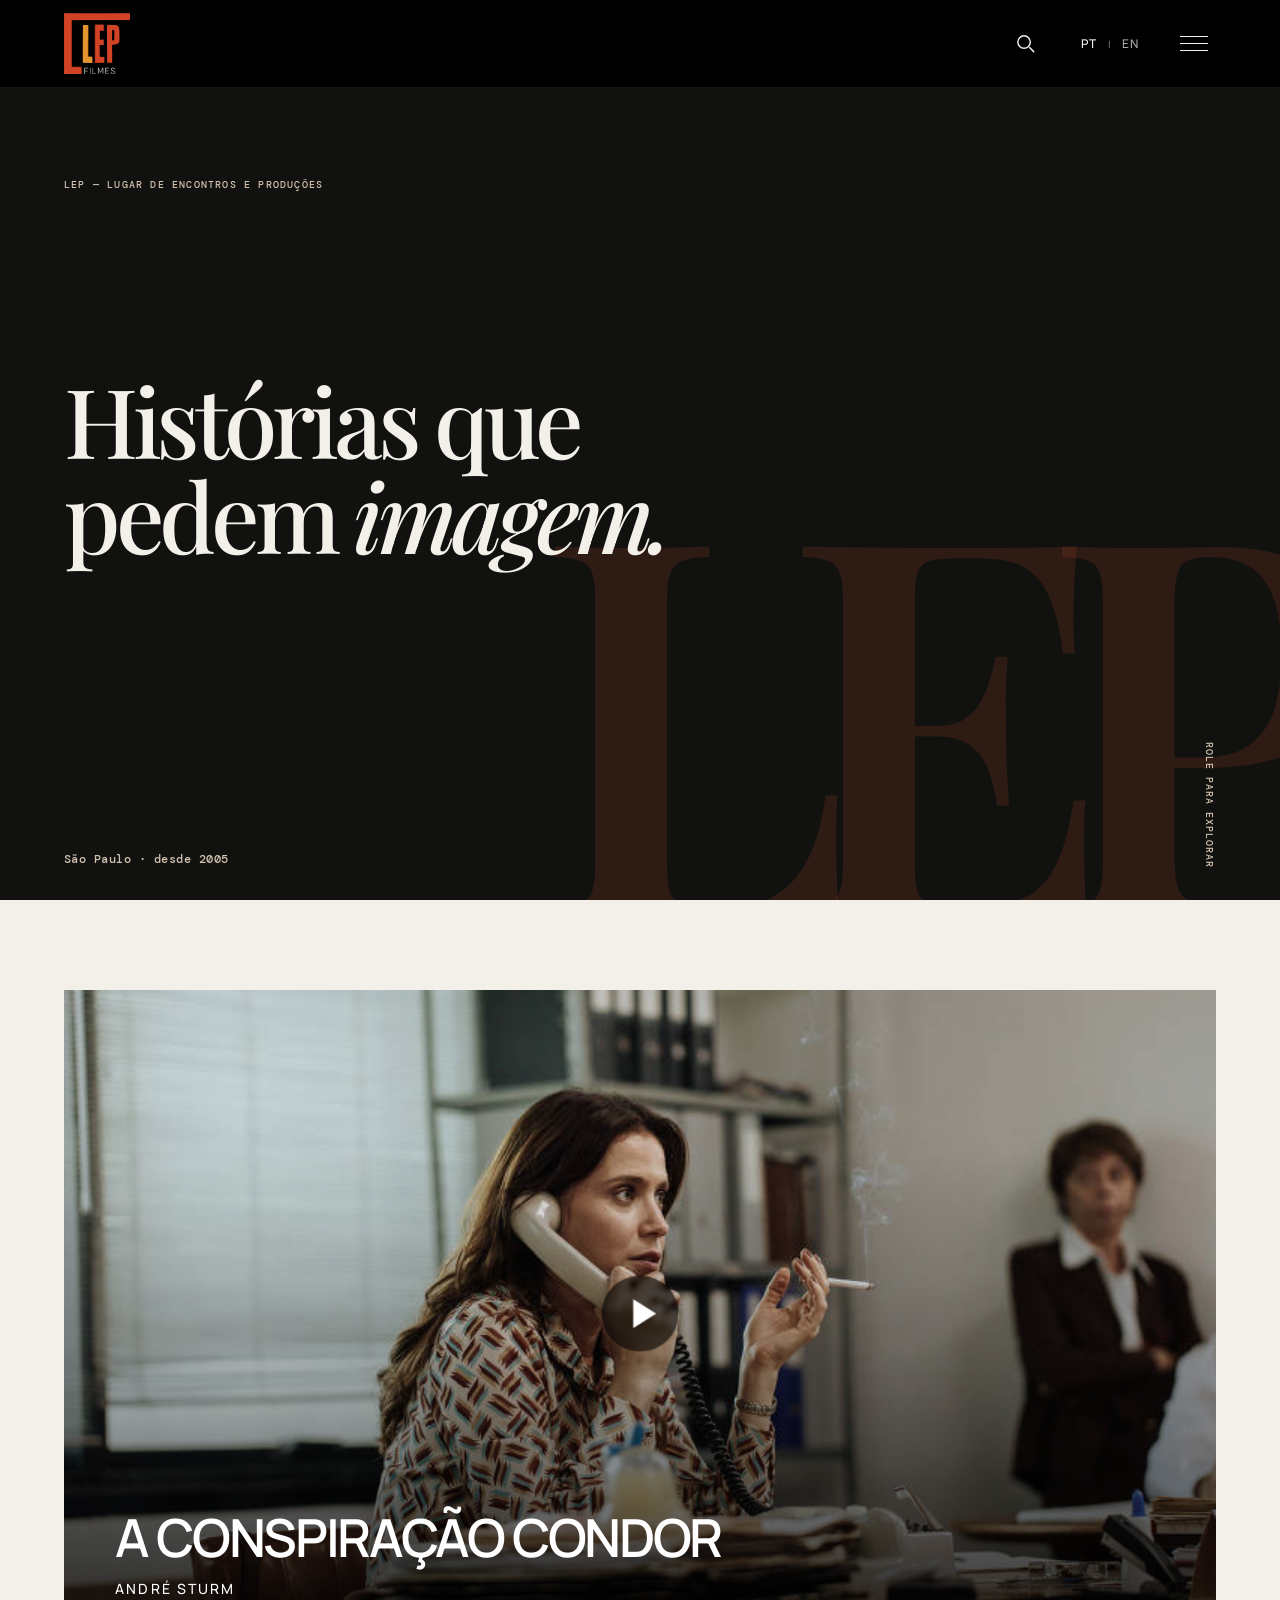
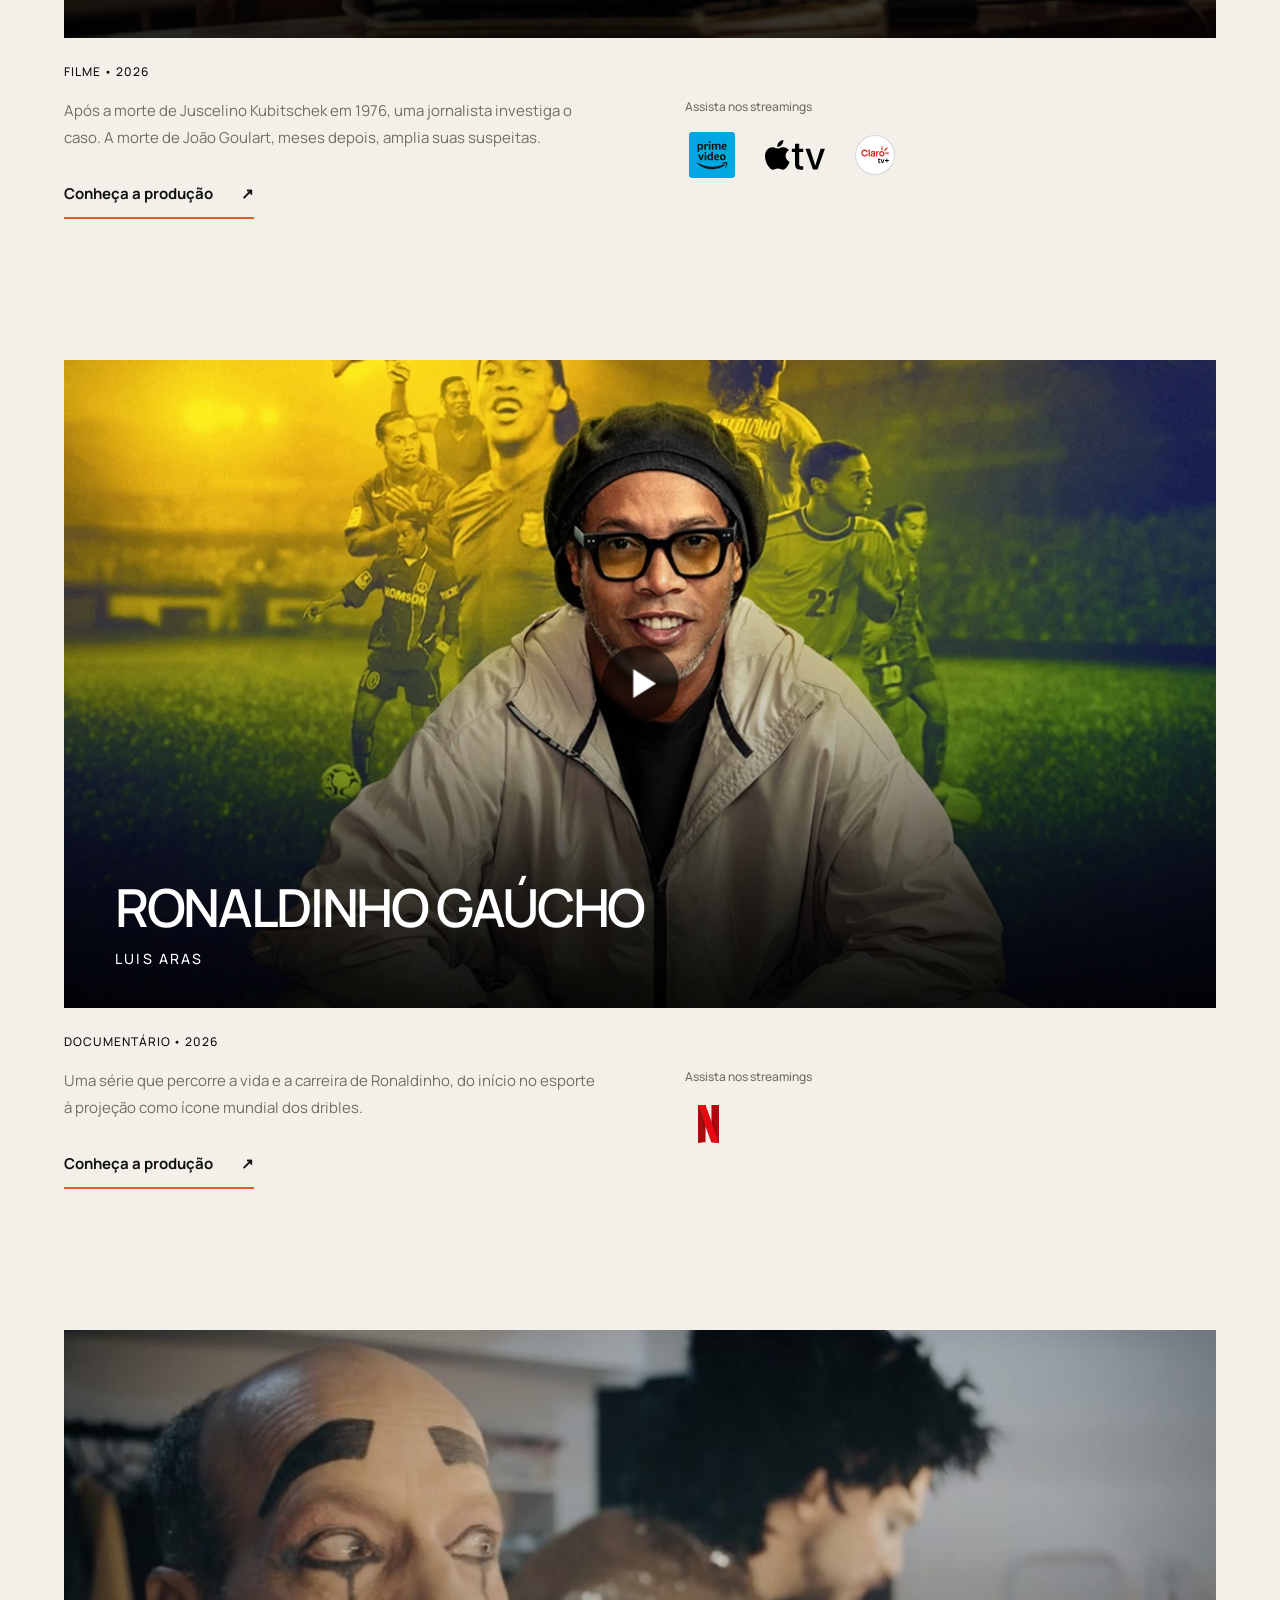
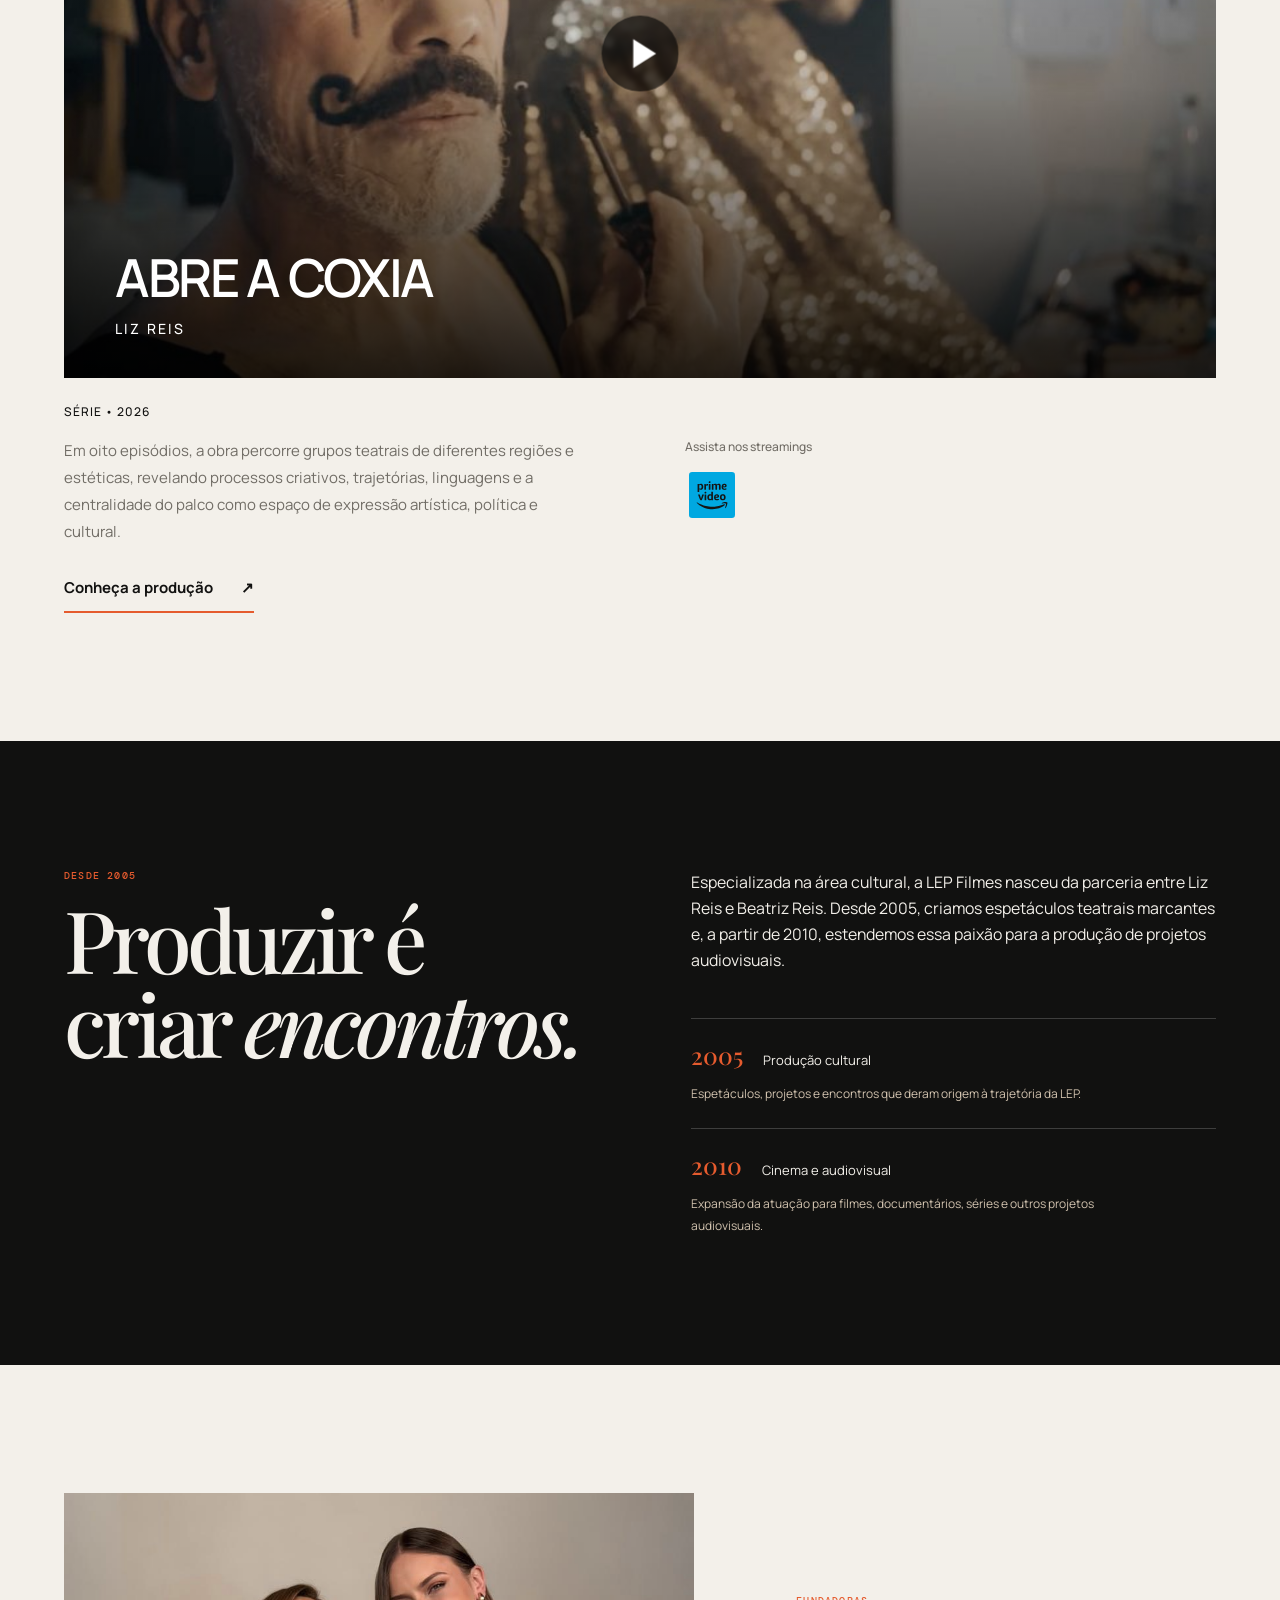
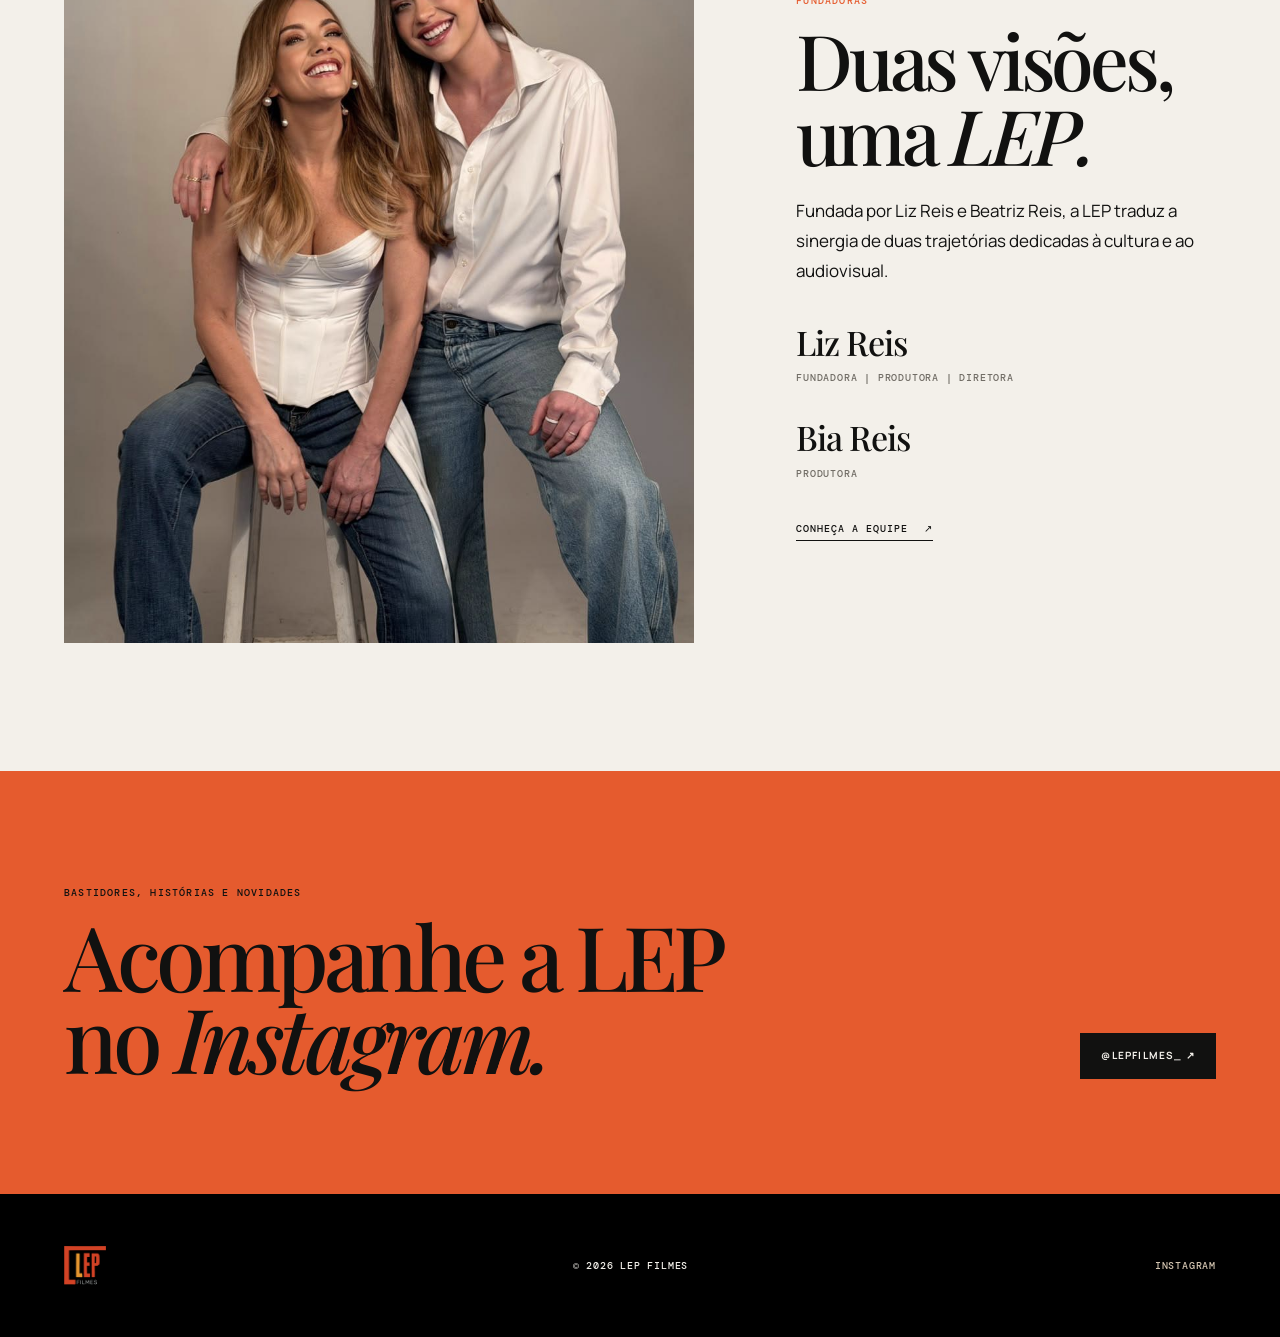
<file: index.html>
<!doctype html>
<html lang="pt-BR">
<head>
  <meta charset="utf-8">
  <meta name="viewport" content="width=device-width,initial-scale=1">
  <title data-i18n="meta.home.title">LEP Filmes | Lugar de encontros e produções</title>
  <meta name="description" content="LEP Filmes — produtora cultural e audiovisual fundada por Liz Reis e Beatriz Reis." data-i18n-content="meta.home.description">
  <meta property="og:title" content="LEP Filmes | Lugar de encontros e produções" data-i18n-content="meta.home.title">
  <meta property="og:description" content="Produção cultural e audiovisual." data-i18n-content="meta.home.og">
  <meta property="og:image" content="assets/images/fundadoras.jpeg">
  <meta property="og:type" content="website">
  <link rel="icon" href="favicon.svg" type="image/svg+xml">
  <link rel="stylesheet" href="css/styles.css">
  <link rel="stylesheet" href="css/home.css"><link rel="stylesheet" href="css/home-cinema.css">
  <link rel="stylesheet" href="css/intro-test.css">
  <link rel="stylesheet" href="css/editorial.css">
<link rel="stylesheet" href="css/navigation.css">
<script src="js/translations.js"></script><script src="js/i18n.js"></script></head>
<body class="home">
<div data-header></div>
<dialog id="site-intro" class="site-intro" aria-label="Abertura LEP Filmes" data-i18n-aria="intro.label">
  <video data-src="assets/video/lep-intro.mp4" muted autoplay playsinline preload="none" aria-label="Vinheta de abertura da LEP Filmes" data-i18n-aria="intro.video"></video>
  <div class="intro-actions"><button class="intro-sound" aria-pressed="false" data-i18n="intro.soundOn">Ativar som</button><button class="intro-skip" autofocus><span data-i18n="intro.skip">Pular abertura</span> <span aria-hidden="true">↗</span></button></div>
</dialog>
<main>
  <section class="hero">
    <div class="hero__top"><p class="eyebrow" data-i18n="home.tagline">LEP — Lugar de encontros e produções</p></div>
    <h1 class="display" data-i18n="home.hero">Histórias que<br>pedem <em>imagem.</em></h1>
    <div class="hero__bottom"><p class="hero__copy" data-i18n="home.location">São Paulo · desde 2005</p><span class="scroll-note" data-i18n="home.scroll">role para explorar</span></div>
  </section>
  <section class="section home-productions" aria-label="Produções" data-i18n-aria="nav.productions">
    <div class="featured-grid" id="featured-productions"></div>
  </section>
  <section class="section section--ink">
    <div class="split-statement" data-reveal>
      <div><p class="eyebrow" data-i18n="home.since">Desde 2005</p><h2 class="display" data-i18n="home.statement">Produzir é<br>criar <em>encontros.</em></h2></div>
      <div><p class="split-statement__copy" data-i18n="home.story">Especializada na área cultural, a LEP Filmes nasceu da parceria entre Liz Reis e Beatriz Reis. Desde 2005, criamos espetáculos teatrais marcantes e, a partir de 2010, estendemos essa paixão para a produção de projetos audiovisuais.</p>
        <dl class="home-milestones">
          <div><dt data-i18n="home.milestone2005"><span>2005</span>Produção cultural</dt><dd data-i18n="home.milestone2005Text">Espetáculos, projetos e encontros que deram origem à trajetória da LEP.</dd></div>
          <div><dt data-i18n="home.milestone2010"><span>2010</span>Cinema e audiovisual</dt><dd data-i18n="home.milestone2010Text">Expansão da atuação para filmes, documentários, séries e outros projetos audiovisuais.</dd></div>
        </dl>
      </div>
    </div>
  </section>
  <section class="section">
    <div class="founders">
      <div class="founders__image" data-reveal><img src="assets/images/fundadoras.jpeg" alt="Liz Reis e Beatriz Reis" data-i18n-alt="home.foundersAlt" loading="lazy"></div>
      <div data-reveal><p class="eyebrow" data-i18n="home.founders">Fundadoras</p><h2 class="display" data-i18n="home.founderTitle">Duas visões,<br>uma <em>LEP.</em></h2>
        <p class="founders__intro" data-i18n="home.founderText">Fundada por Liz Reis e Beatriz Reis, a LEP traduz a sinergia de duas trajetórias dedicadas à cultura e ao audiovisual.</p>
        <div class="founder-names"><div><span>Liz Reis</span><span data-i18n="team.liz">Fundadora | Produtora | Diretora</span></div><div><span>Bia Reis</span><span data-i18n="team.bia">Produtora</span></div></div>
        <a class="text-link" href="pages/equipe.html" data-i18n="home.teamCta">Conheça a equipe <span>↗</span></a>
      </div>
    </div>
  </section>
  <section class="instagram-cta"><div><p class="eyebrow" data-i18n="home.socialLabel">Bastidores, histórias e novidades</p><h2 class="display" data-i18n="home.socialTitle">Acompanhe a LEP<br>no <em>Instagram.</em></h2></div><a class="button" target="_blank" rel="noreferrer" href="https://www.instagram.com/lepfilmes_/">@LEPFILMES_ ↗</a></section>
</main>
<div data-footer></div>
<script src="js/productions.js"></script>
<script src="js/intro-test.js"></script>
<script src="js/site.js"></script><script src="js/production-ui.js"></script>
<script src="js/production-showcase.js"></script>
<script src="js/home.js"></script>
</body>
</html>
</file>
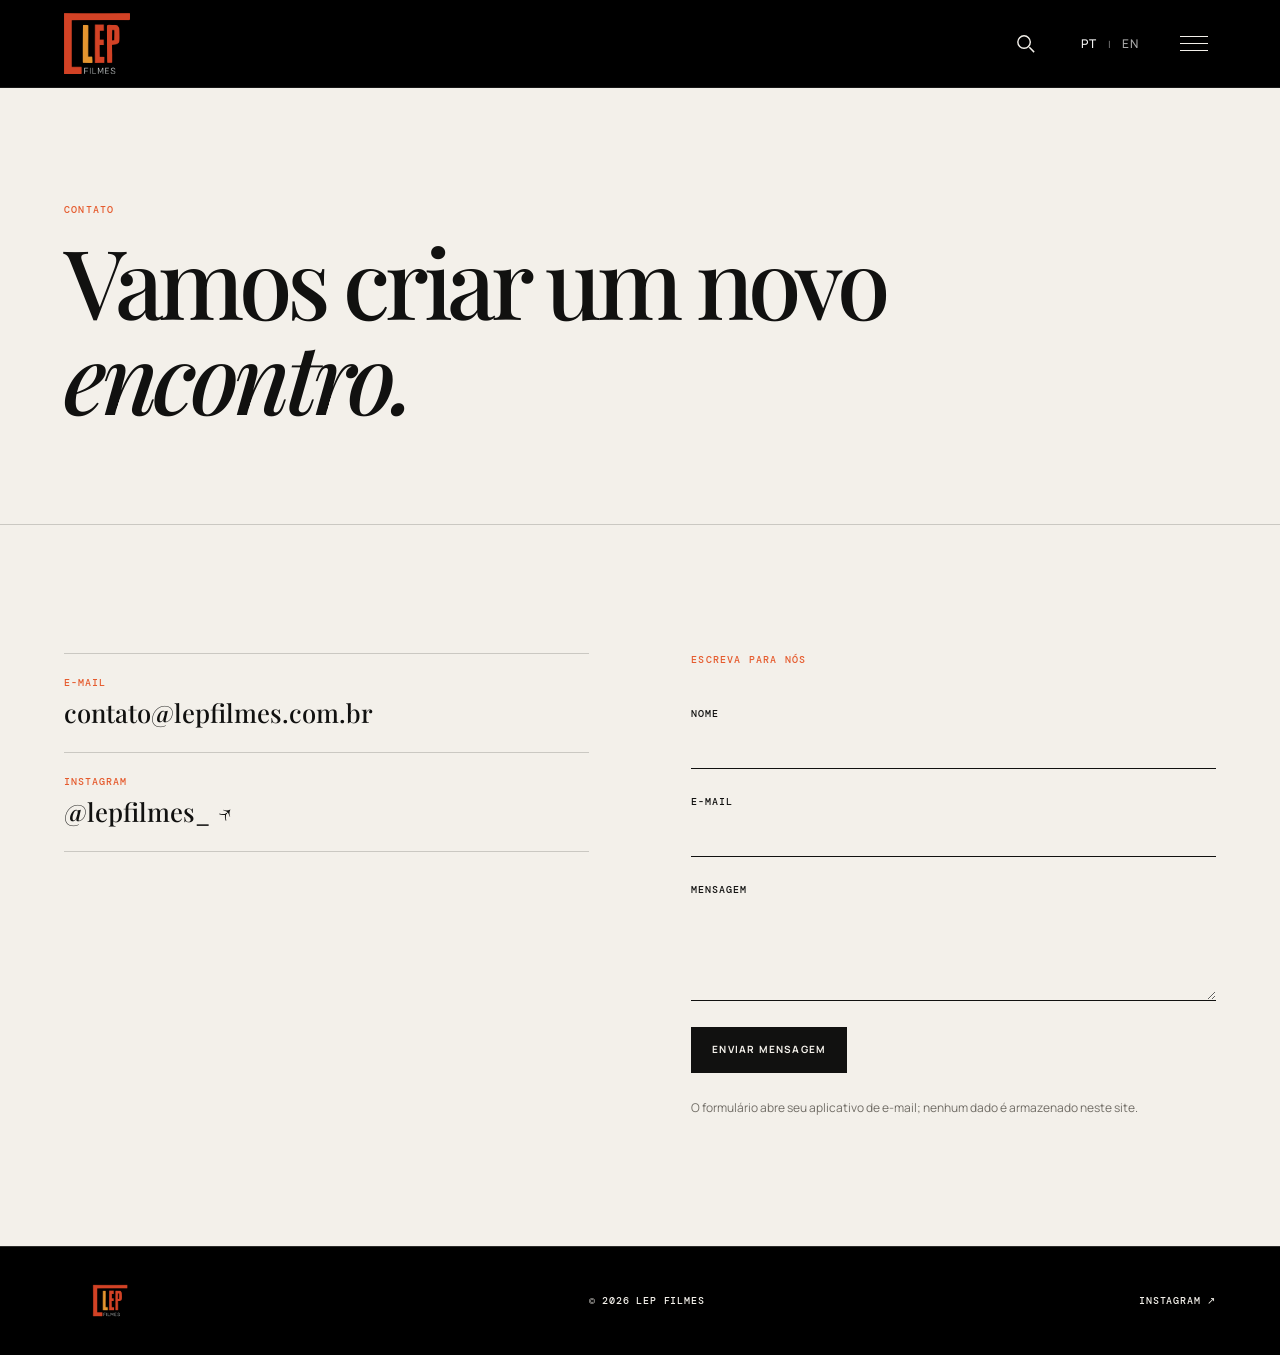
<file: pages/contato.html>
<!doctype html><html lang="pt-BR"><head><meta charset="utf-8"><meta name="viewport" content="width=device-width,initial-scale=1"><title data-i18n="meta.contact.title">Contato | LEP Filmes</title><meta name="description" content="Entre em contato com a LEP Filmes." data-i18n-content="meta.contact.description"><link rel="icon" href="../favicon.svg"><link rel="stylesheet" href="../css/styles.css"><link rel="stylesheet" href="../css/home.css"><link rel="stylesheet" href="../css/editorial.css"><link rel="stylesheet" href="../css/navigation.css">
<script src="../js/translations.js"></script><script src="../js/i18n.js"></script></head><body><div data-header></div><main><section class="page-hero"><p class="eyebrow" data-i18n="nav.contact">Contato</p><h1 class="display" data-i18n="contact.title">Vamos criar um novo <em>encontro.</em></h1></section><section class="section"><div class="contact-grid"><div class="contact-links" data-reveal><a class="contact-link" href="mailto:contato@lepfilmes.com.br"><small data-i18n="form.email">E-mail</small><strong>contato@lepfilmes.com.br</strong></a><a class="contact-link" href="https://www.instagram.com/lepfilmes_/" target="_blank" rel="noreferrer"><small>Instagram</small><strong>@lepfilmes_ ↗</strong></a></div><form class="contact-form" data-reveal action="mailto:contato@lepfilmes.com.br" method="post" enctype="text/plain"><p class="eyebrow" data-i18n="contact.write">Escreva para nós</p><label><span data-i18n="form.name">Nome</span><input required name="nome" type="text" autocomplete="name"></label><label><span data-i18n="form.email">E-mail</span><input required name="email" type="email" autocomplete="email"></label><label><span data-i18n="form.message">Mensagem</span><textarea required name="mensagem"></textarea></label><button class="button" type="submit" data-i18n="form.send">Enviar mensagem</button><p class="form-note" data-i18n="form.note">O formulário abre seu aplicativo de e-mail; nenhum dado é armazenado neste site.</p></form></div></section></main><div data-footer></div><script src="../js/productions.js"></script><script src="../js/site.js"></script></body></html>
</file>
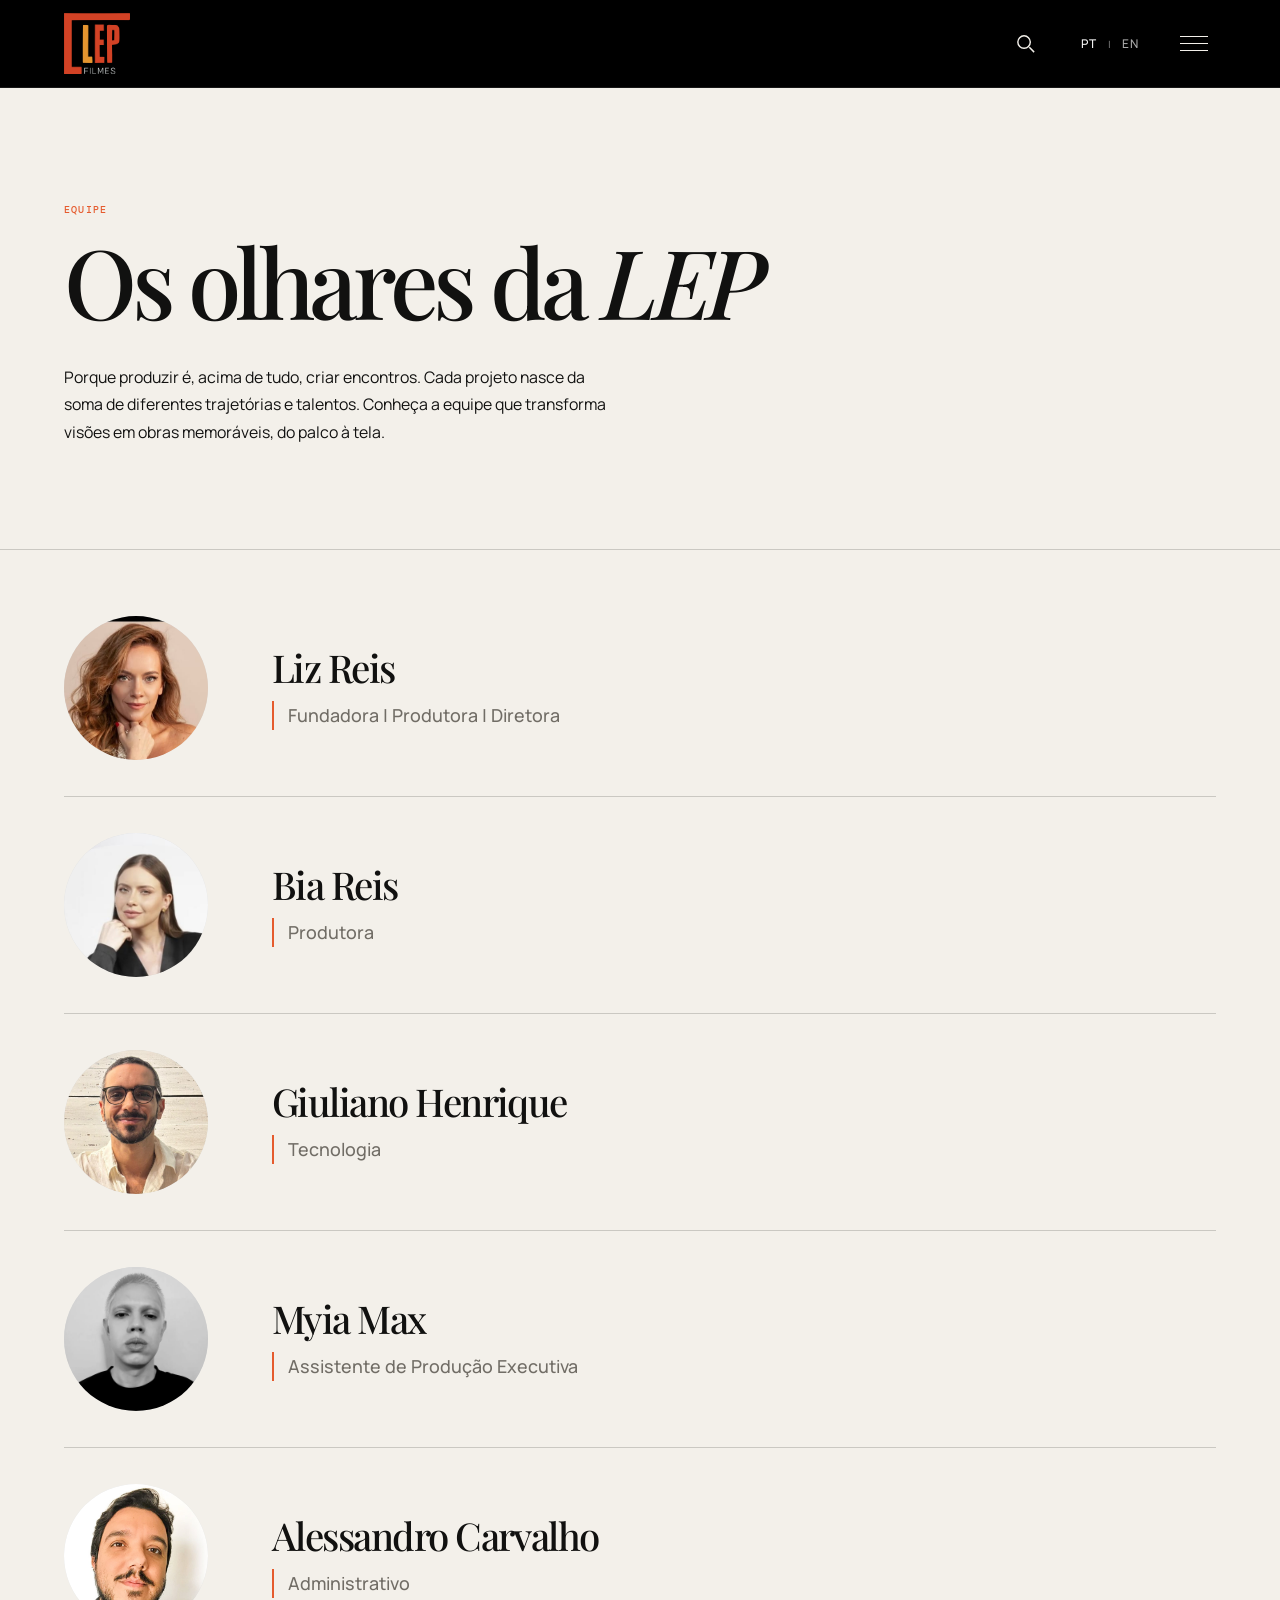
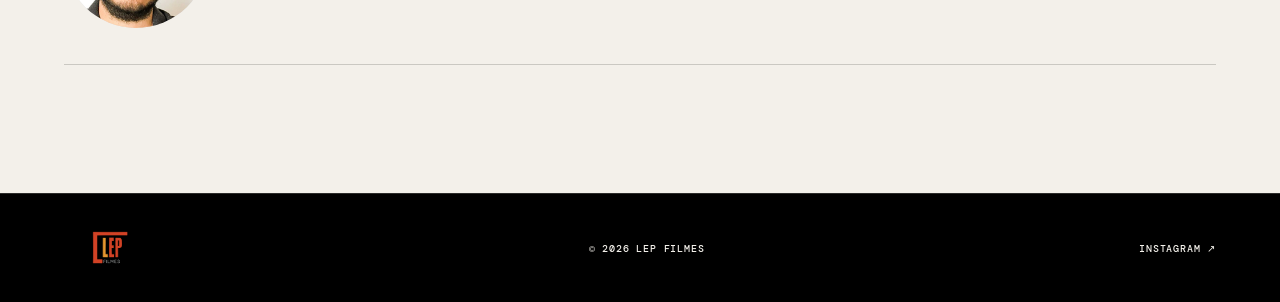
<file: pages/equipe.html>
<!doctype html>
<html lang="pt-BR"><head><meta charset="utf-8"><meta name="viewport" content="width=device-width,initial-scale=1"><title data-i18n="meta.team.title">Equipe | LEP Filmes</title><meta name="description" content="As pessoas por trás da LEP Filmes. Conheça nossa equipe." data-i18n-content="meta.team.description"><link rel="icon" href="../favicon.svg"><link rel="stylesheet" href="../css/styles.css"><link rel="stylesheet" href="../css/home.css"><link rel="stylesheet" href="../css/editorial.css"><link rel="stylesheet" href="../css/navigation.css">
<script src="../js/translations.js"></script><script src="../js/i18n.js"></script></head>
<body><div data-header></div><main>
<section class="page-hero team-hero"><p class="eyebrow" data-i18n="nav.team">Equipe</p><h1 class="display" data-i18n="team.title">Os olhares da <em>LEP</em></h1><p class="page-hero__intro" data-i18n="team.text">Porque produzir é, acima de tudo, criar encontros. Cada projeto nasce da soma de diferentes trajetórias e talentos. Conheça a equipe que transforma visões em obras memoráveis, do palco à tela.</p></section>
<section class="section team-editorial" aria-label="Pessoas da equipe" data-i18n-aria="team.label">
<article class="team-person" data-reveal><figure class="team-person__portrait"><div class="team-photo team-photo--liz"><img src="../assets/team/liz.jpeg" alt="Liz Reis" loading="lazy"></div></figure><div class="team-person__copy"><h2>Liz Reis</h2><p data-i18n="team.liz">Fundadora | Produtora | Diretora</p></div></article>
<article class="team-person" data-reveal><figure class="team-person__portrait"><div class="team-photo team-photo--bia"><img src="../assets/team/bia.jpeg" alt="Bia Reis" loading="lazy"></div></figure><div class="team-person__copy"><h2>Bia Reis</h2><p data-i18n="team.bia">Produtora</p></div></article>
<article class="team-person" data-reveal><figure class="team-person__portrait"><img src="../assets/team/giuliano.jpeg" alt="Giuliano Henrique" loading="lazy"></figure><div class="team-person__copy"><h2>Giuliano Henrique</h2><p data-i18n="team.giuliano">Tecnologia</p></div></article>
<article class="team-person" data-reveal><figure class="team-person__portrait"><div class="team-photo team-photo--myia"><img src="../assets/team/myia-max.jpeg" alt="Myia Max" loading="lazy"></div></figure><div class="team-person__copy"><h2>Myia Max</h2><p data-i18n="team.myia">Assistente de Produção Executiva</p></div></article>
<article class="team-person" data-reveal><figure class="team-person__portrait"><img src="../assets/team/alessandro.jpg" alt="Alessandro Carvalho" loading="lazy"></figure><div class="team-person__copy"><h2>Alessandro Carvalho</h2><p data-i18n="team.alessandro">Administrativo</p></div></article>
</section></main><div data-footer></div><script src="../js/productions.js"></script><script src="../js/site.js"></script></body></html>
</file>
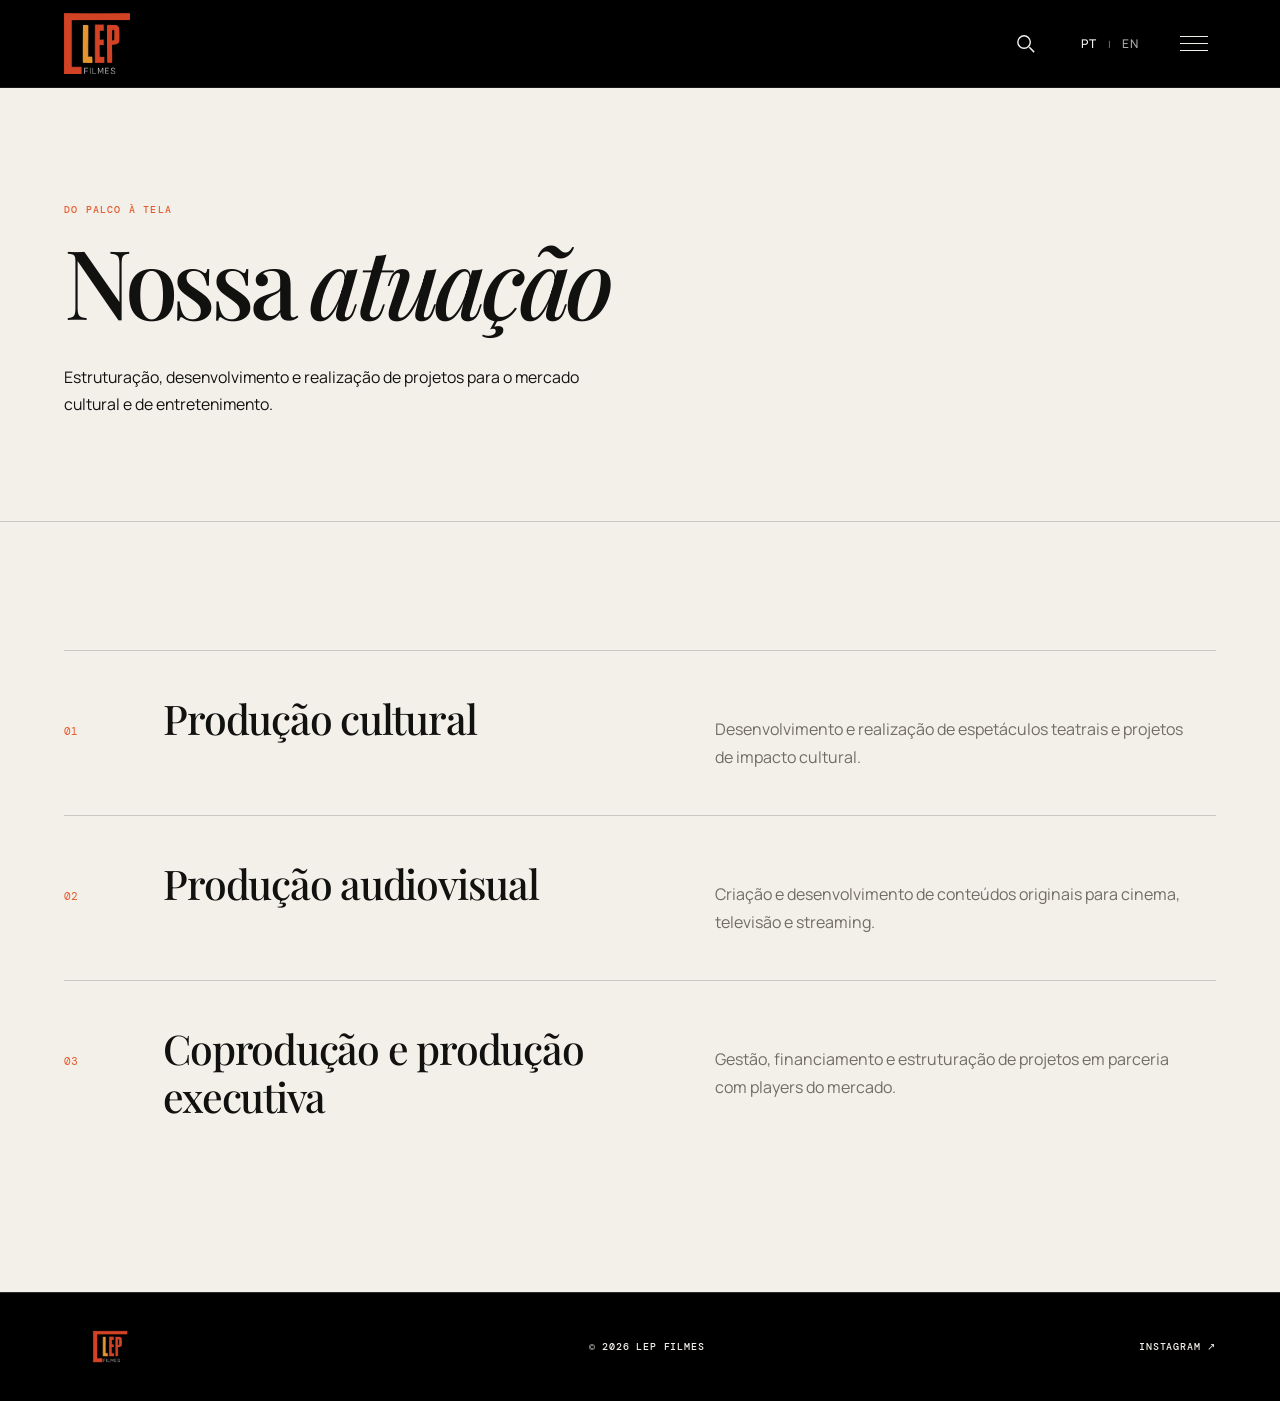
<file: pages/nossa-atuacao.html>
<!doctype html>
<html lang="pt-BR">
<head><meta charset="utf-8"><meta name="viewport" content="width=device-width,initial-scale=1"><title data-i18n="meta.practice.title">Nossa atuação | LEP Filmes</title><meta name="description" content="Estruturação, desenvolvimento e realização de projetos para o mercado cultural e de entretenimento." data-i18n-content="practice.text"><link rel="icon" href="../favicon.svg"><link rel="stylesheet" href="../css/styles.css"><link rel="stylesheet" href="../css/home.css"><link rel="stylesheet" href="../css/editorial.css"><link rel="stylesheet" href="../css/navigation.css">
<script src="../js/translations.js"></script><script src="../js/i18n.js"></script></head>
<body><div data-header></div><main>
  <section class="page-hero"><p class="eyebrow" data-i18n="practice.label">Do palco à tela</p><h1 class="display" data-i18n="practice.title">Nossa <em>atuação</em></h1><p class="page-hero__intro" data-i18n="practice.text">Estruturação, desenvolvimento e realização de projetos para o mercado cultural e de entretenimento.</p></section>
  <section class="section" aria-label="Áreas de atuação" data-i18n-aria="practice.areas"><div class="practice-list">
    <div data-reveal><span>01</span><h3 data-i18n="practice.cultural">Produção cultural</h3><p data-i18n="practice.culturalText">Desenvolvimento e realização de espetáculos teatrais e projetos de impacto cultural.</p></div>
    <div data-reveal><span>02</span><h3 data-i18n="practice.audiovisual">Produção audiovisual</h3><p data-i18n="practice.audiovisualText">Criação e desenvolvimento de conteúdos originais para cinema, televisão e streaming.</p></div>
    <div data-reveal><span>03</span><h3 data-i18n="practice.executive">Coprodução e produção executiva</h3><p data-i18n="practice.executiveText">Gestão, financiamento e estruturação de projetos em parceria com players do mercado.</p></div>
  </div></section>
</main><div data-footer></div><script src="../js/productions.js"></script><script src="../js/site.js"></script></body></html>
</file>
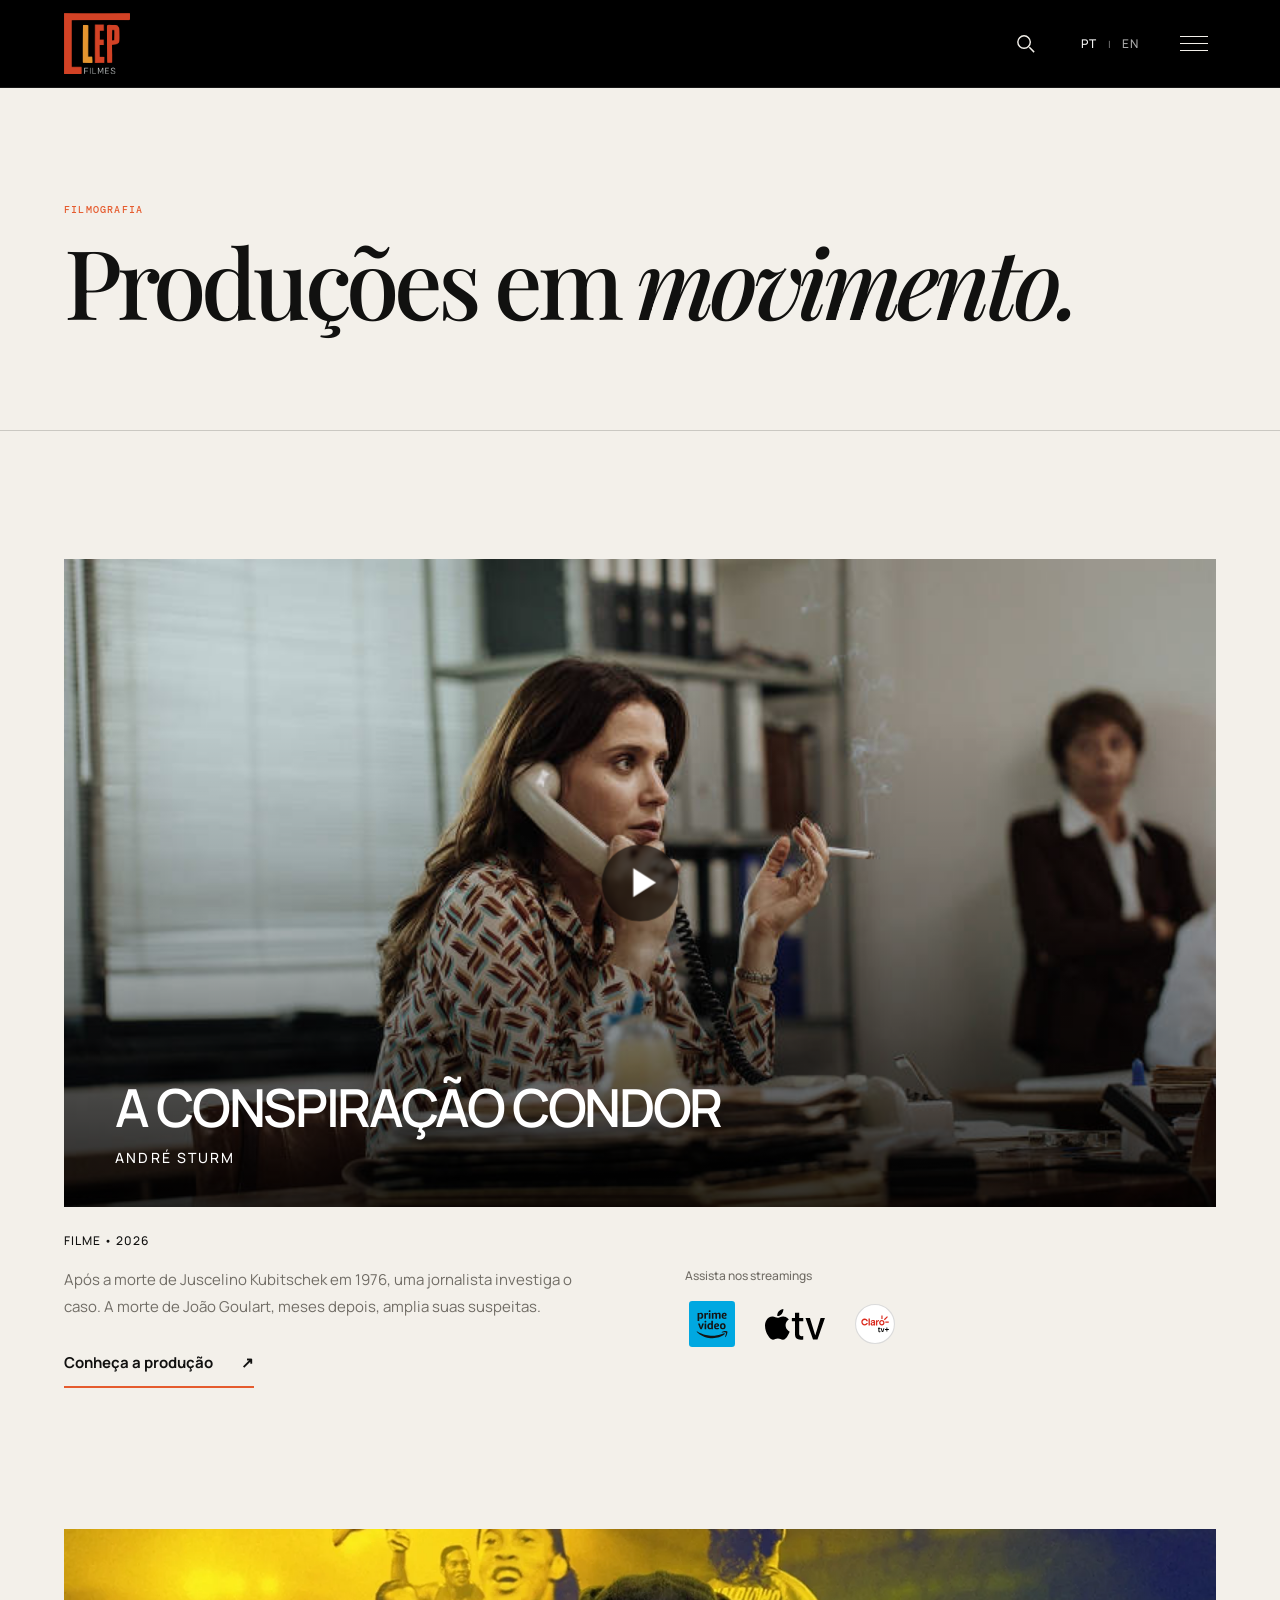
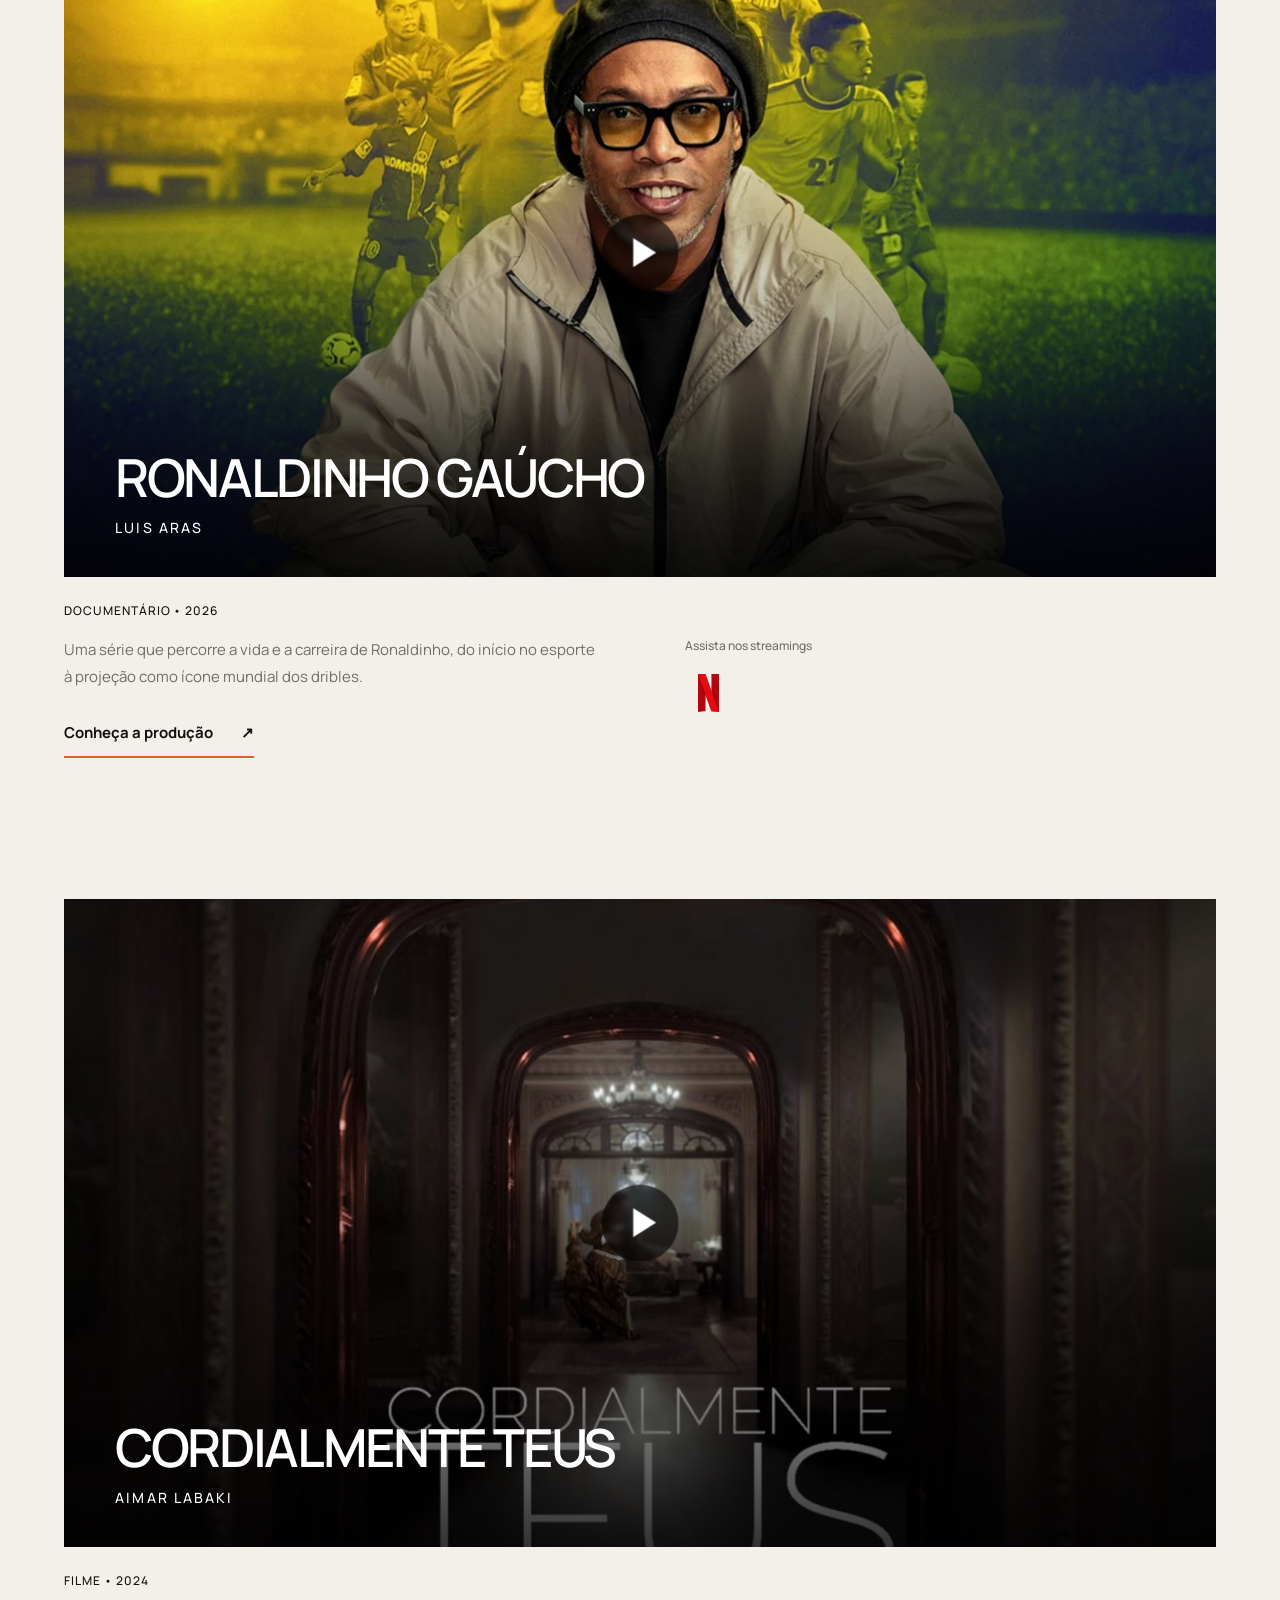
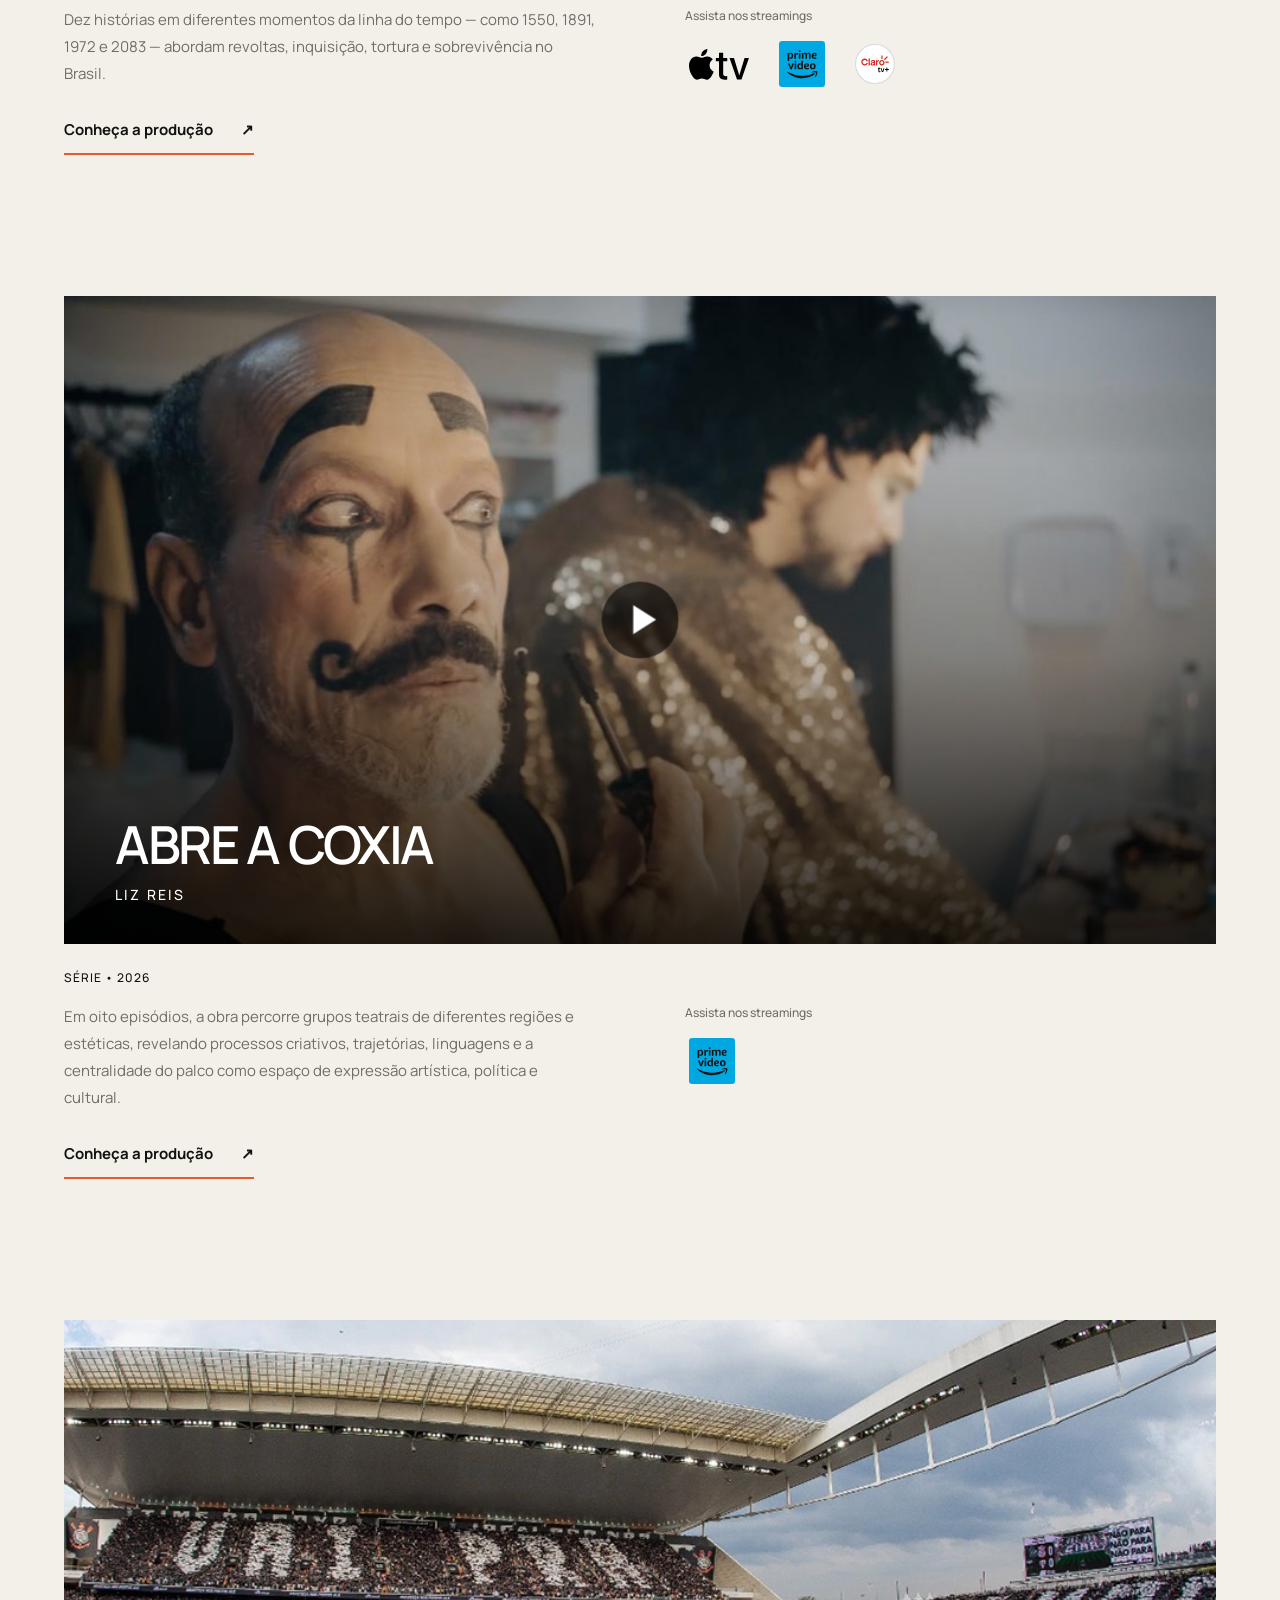
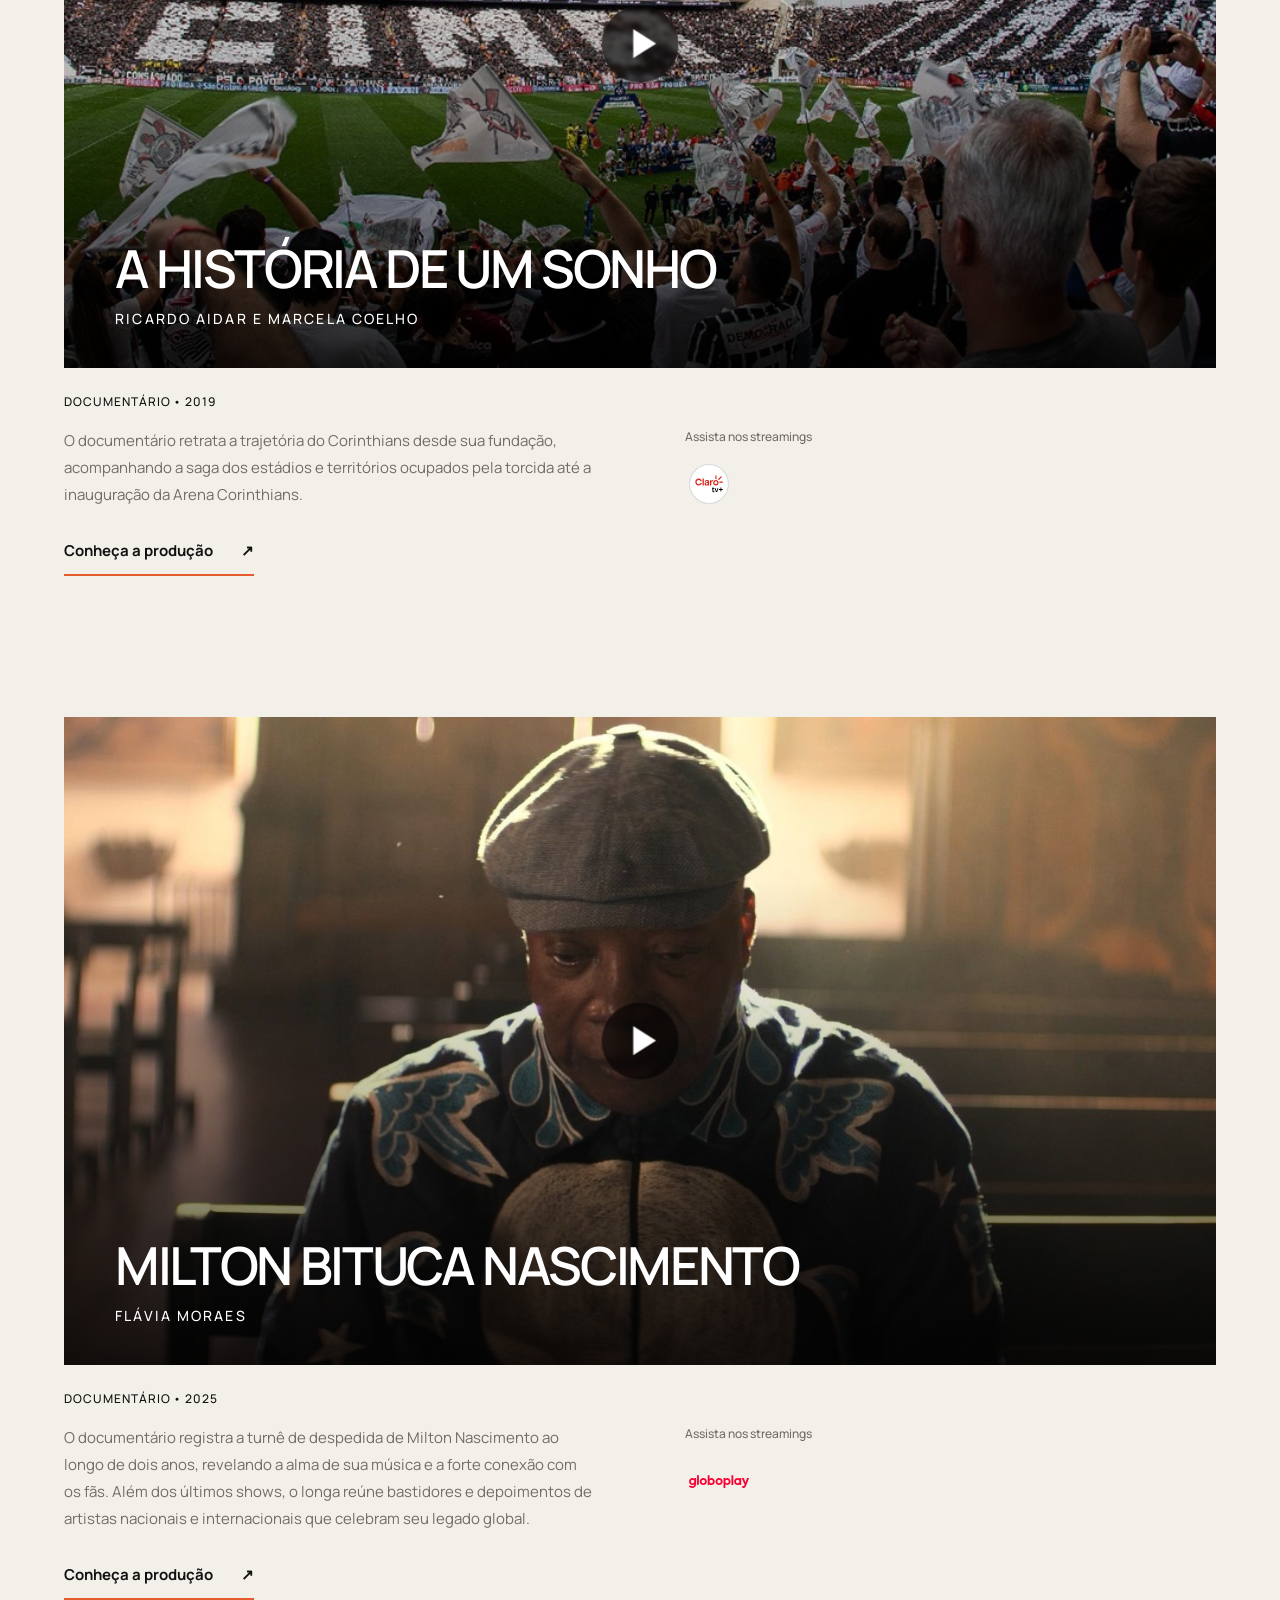
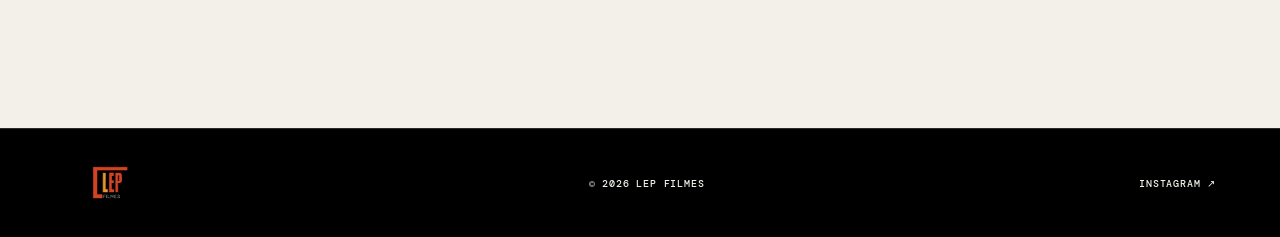
<file: pages/producoes.html>
<!doctype html><html lang="pt-BR"><head><meta charset="utf-8"><meta name="viewport" content="width=device-width,initial-scale=1"><title data-i18n="meta.catalog.title">Produções | LEP Filmes</title><meta name="description" content="Filmografia visual da LEP Filmes." data-i18n-content="meta.catalog.description"><link rel="icon" href="../favicon.svg"><link rel="stylesheet" href="../css/styles.css"><link rel="stylesheet" href="../css/home.css"><link rel="stylesheet" href="../css/editorial.css"><link rel="stylesheet" href="../css/navigation.css">
<script src="../js/translations.js"></script><script src="../js/i18n.js"></script><link rel="stylesheet" href="../css/home-cinema.css"><link rel="stylesheet" href="../css/productions.css"></head><body><div data-header></div><main><section class="page-hero"><p class="eyebrow" data-i18n="catalog.label">Filmografia</p><h1 class="display" data-i18n="catalog.title">Produções em <em>movimento.</em></h1></section><section class="section"><div class="catalog-grid" id="catalog"></div></section></main><div data-footer></div><script src="../js/productions.js"></script><script src="../js/site.js"></script><script src="../js/production-ui.js"></script><script src="../js/production-showcase.js"></script></body></html>
</file>
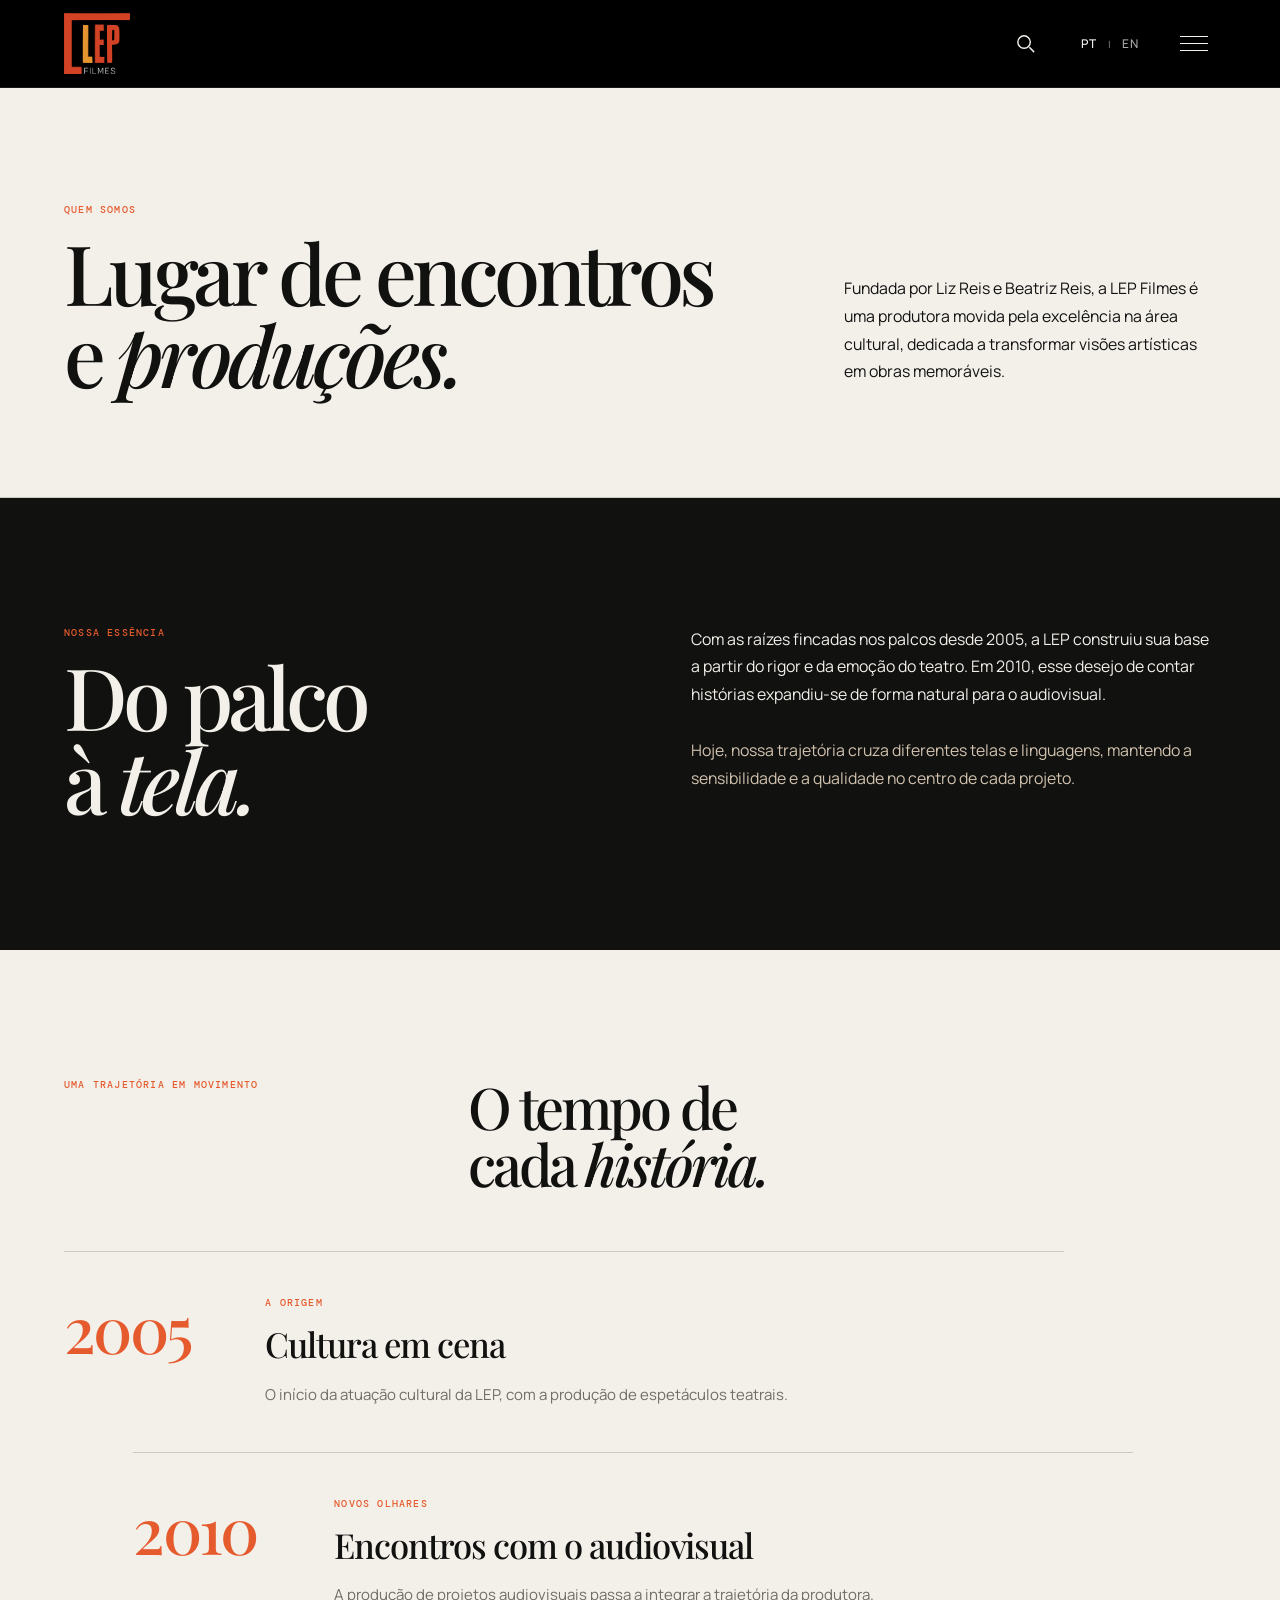
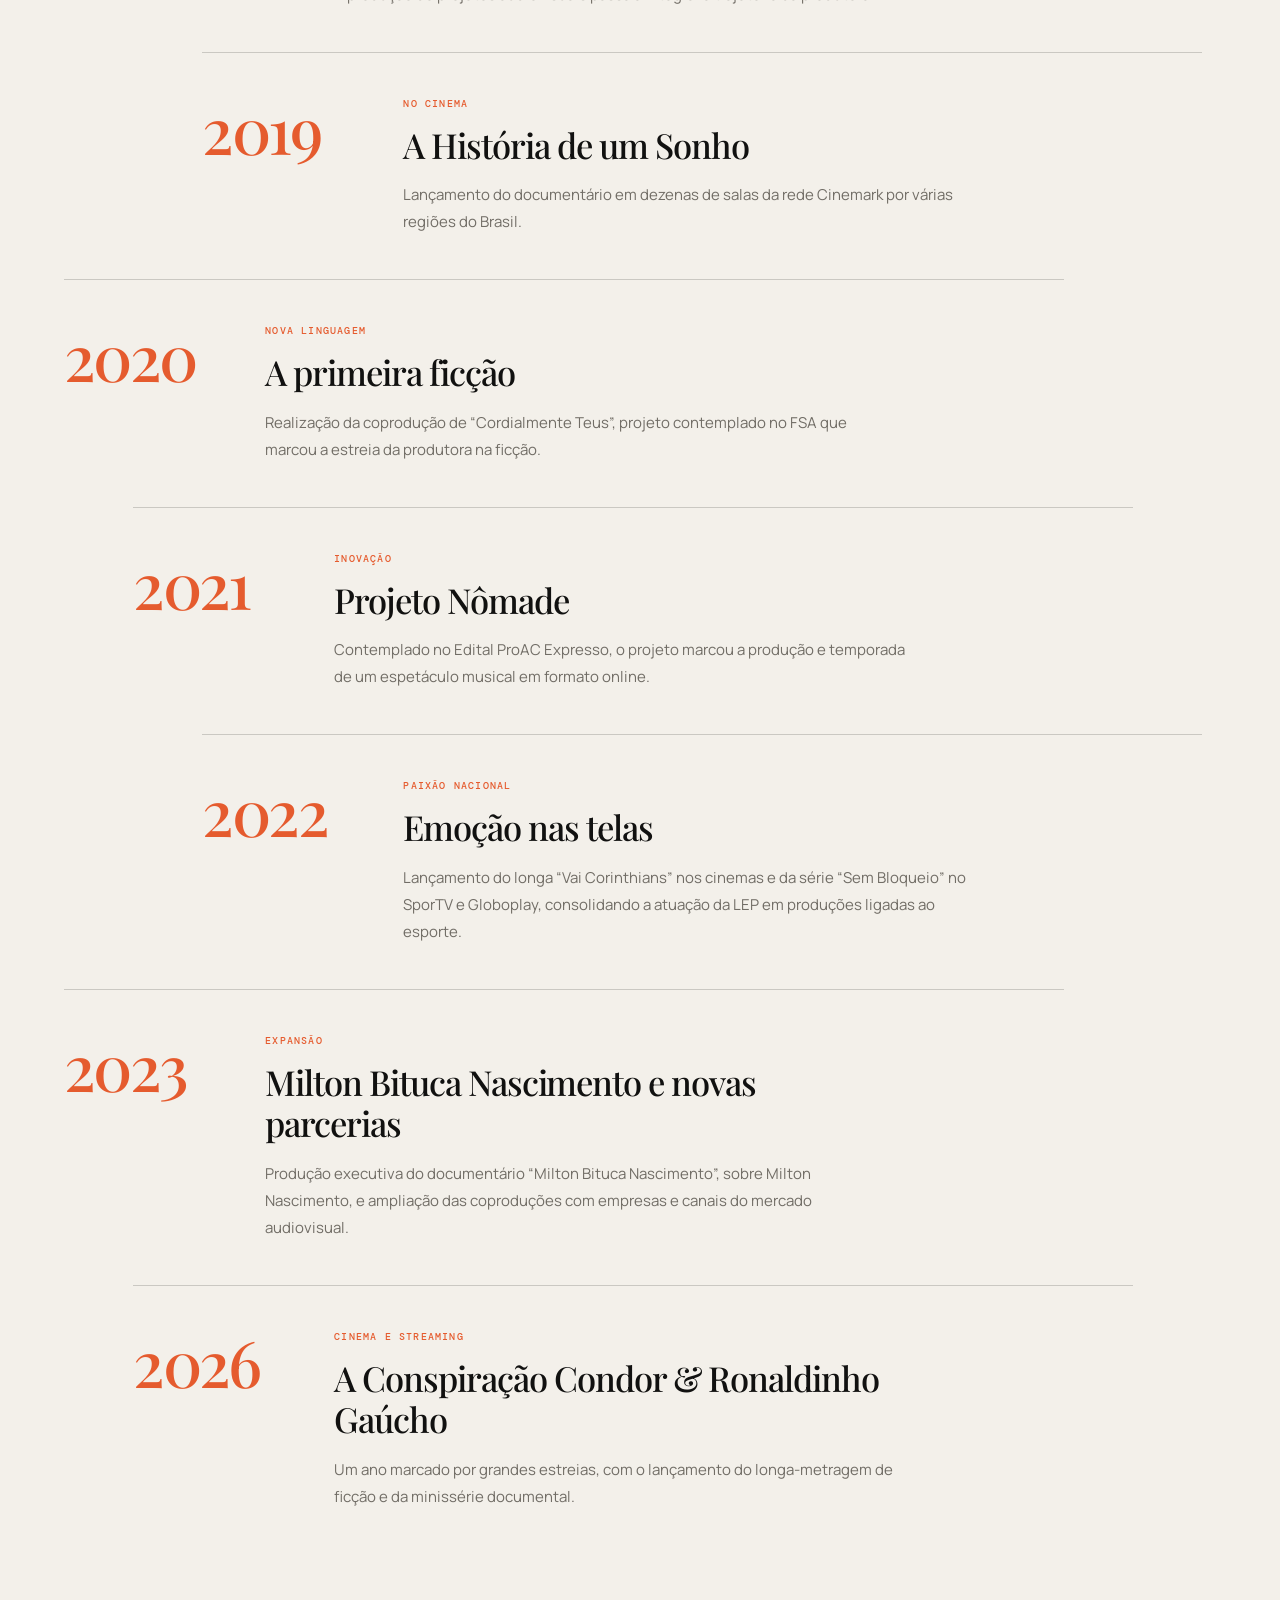
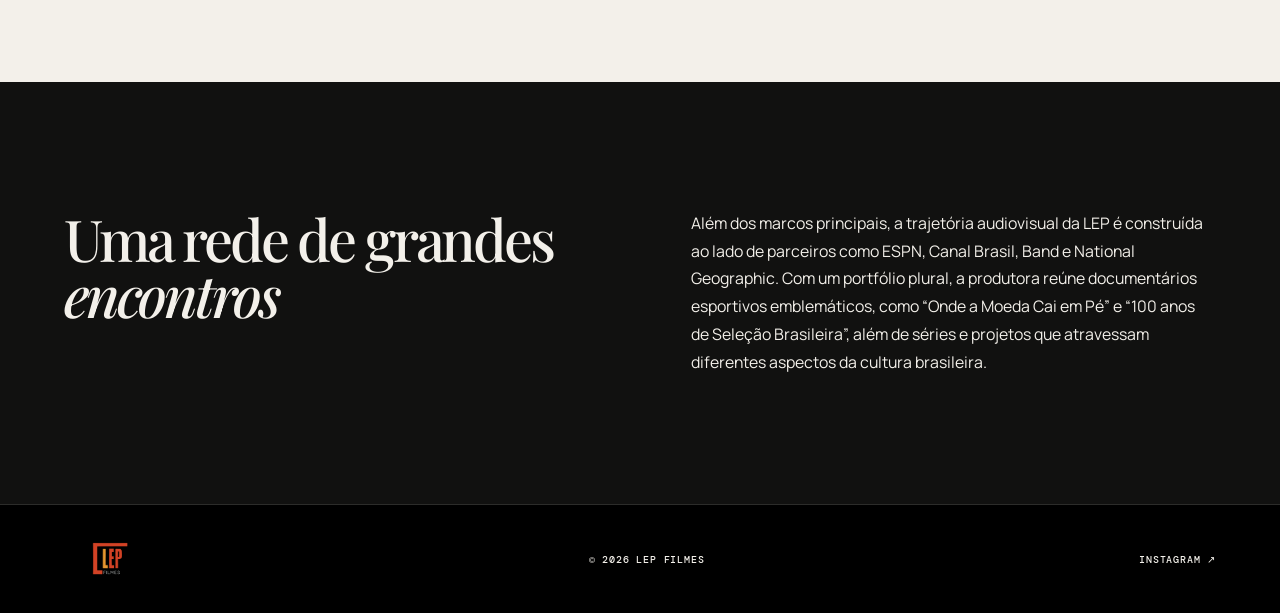
<file: pages/quem-somos.html>
<!doctype html>
<html lang="pt-BR"><head><meta charset="utf-8"><meta name="viewport" content="width=device-width,initial-scale=1"><title data-i18n="meta.about.title">Quem somos | LEP Filmes</title><meta name="description" content="Da produção cultural ao audiovisual: conheça a trajetória da LEP Filmes desde 2005." data-i18n-content="meta.about.description"><link rel="icon" href="../favicon.svg"><link rel="stylesheet" href="../css/styles.css"><link rel="stylesheet" href="../css/home.css"><link rel="stylesheet" href="../css/editorial.css"><link rel="stylesheet" href="../css/navigation.css">
<script src="../js/translations.js"></script><script src="../js/i18n.js"></script></head>
<body><div data-header></div><main>
<section class="page-hero about-hero"><div><p class="eyebrow" data-i18n="about.label">Quem somos</p><h1 class="display" data-i18n="about.title">Lugar de encontros e <em>produções.</em></h1></div><p class="about-hero__copy" data-i18n="about.text">Fundada por Liz Reis e Beatriz Reis, a LEP Filmes é uma produtora movida pela excelência na área cultural, dedicada a transformar visões artísticas em obras memoráveis.</p></section>
<section class="section section--ink"><div class="split-statement" data-reveal><div><p class="eyebrow" data-i18n="about.essence">Nossa essência</p><h2 class="display" data-i18n="about.stage">Do palco<br>à <em>tela.</em></h2></div><div><p class="split-statement__copy" data-i18n="about.roots">Com as raízes fincadas nos palcos desde 2005, a LEP construiu sua base a partir do rigor e da emoção do teatro. Em 2010, esse desejo de contar histórias expandiu-se de forma natural para o audiovisual.</p><p class="about-support" data-i18n="about.today">Hoje, nossa trajetória cruza diferentes telas e linguagens, mantendo a sensibilidade e a qualidade no centro de cada projeto.</p></div></div></section>
<section class="section"><div class="section-heading" data-reveal><p class="eyebrow" data-i18n="timeline.label">Uma trajetória em movimento</p><h2 class="display" data-i18n="timeline.title">O tempo de<br>cada <em>história.</em></h2></div>
<ol class="timeline">
<li data-reveal><span class="timeline__year">2005</span><div><p class="eyebrow" data-i18n="timeline.2005.tag">A ORIGEM</p><h3 data-i18n="timeline.2005.title">Cultura em cena</h3><p data-i18n="timeline.2005.text">O início da atuação cultural da LEP, com a produção de espetáculos teatrais.</p></div></li>
<li data-reveal><span class="timeline__year">2010</span><div><p class="eyebrow" data-i18n="timeline.2010.tag">NOVOS OLHARES</p><h3 data-i18n="timeline.2010.title">Encontros com o audiovisual</h3><p data-i18n="timeline.2010.text">A produção de projetos audiovisuais passa a integrar a trajetória da produtora.</p></div></li>
<li data-reveal><span class="timeline__year">2019</span><div><p class="eyebrow" data-i18n="timeline.2019.tag">NO CINEMA</p><h3>A História de um Sonho</h3><p data-i18n="timeline.2019.text">Lançamento do documentário em dezenas de salas da rede Cinemark por várias regiões do Brasil.</p></div></li>
<li data-reveal><span class="timeline__year">2020</span><div><p class="eyebrow" data-i18n="timeline.2020.tag">NOVA LINGUAGEM</p><h3 data-i18n="timeline.2020.title">A primeira ficção</h3><p data-i18n="timeline.2020.text">Realização da coprodução de “Cordialmente Teus”, projeto contemplado no FSA que marcou a estreia da produtora na ficção.</p></div></li>
<li data-reveal><span class="timeline__year">2021</span><div><p class="eyebrow" data-i18n="timeline.2021.tag">INOVAÇÃO</p><h3>Projeto Nômade</h3><p data-i18n="timeline.2021.text">Contemplado no Edital ProAC Expresso, o projeto marcou a produção e temporada de um espetáculo musical em formato online.</p></div></li>
<li data-reveal><span class="timeline__year">2022</span><div><p class="eyebrow" data-i18n="timeline.2022.tag">PAIXÃO NACIONAL</p><h3 data-i18n="timeline.2022.title">Emoção nas telas</h3><p data-i18n="timeline.2022.text">Lançamento do longa “Vai Corinthians” nos cinemas e da série “Sem Bloqueio” no SporTV e Globoplay, consolidando a atuação da LEP em produções ligadas ao esporte.</p></div></li>
<li data-reveal><span class="timeline__year">2023</span><div><p class="eyebrow" data-i18n="timeline.2023.tag">EXPANSÃO</p><h3 data-i18n="timeline.2023.title">Milton Bituca Nascimento e novas parcerias</h3><p data-i18n="timeline.2023.text">Produção executiva do documentário “Milton Bituca Nascimento”, sobre Milton Nascimento, e ampliação das coproduções com empresas e canais do mercado audiovisual.</p></div></li>
<li data-reveal><span class="timeline__year">2026</span><div><p class="eyebrow" data-i18n="timeline.2026.tag">CINEMA E STREAMING</p><h3>A Conspiração Condor &amp; Ronaldinho Gaúcho</h3><p data-i18n="timeline.2026.text">Um ano marcado por grandes estreias, com o lançamento do longa-metragem de ficção e da minissérie documental.</p></div></li>
</ol></section>
<section class="section section--ink network-block"><div class="split-statement" data-reveal><h2 class="display" data-i18n="about.network">Uma rede de grandes <em>encontros</em></h2><p class="split-statement__copy" data-i18n="about.networkText">Além dos marcos principais, a trajetória audiovisual da LEP é construída ao lado de parceiros como ESPN, Canal Brasil, Band e National Geographic. Com um portfólio plural, a produtora reúne documentários esportivos emblemáticos, como “Onde a Moeda Cai em Pé” e “100 anos de Seleção Brasileira”, além de séries e projetos que atravessam diferentes aspectos da cultura brasileira.</p></div></section>
</main><div data-footer></div><script src="../js/productions.js"></script><script src="../js/site.js"></script></body></html>
</file>
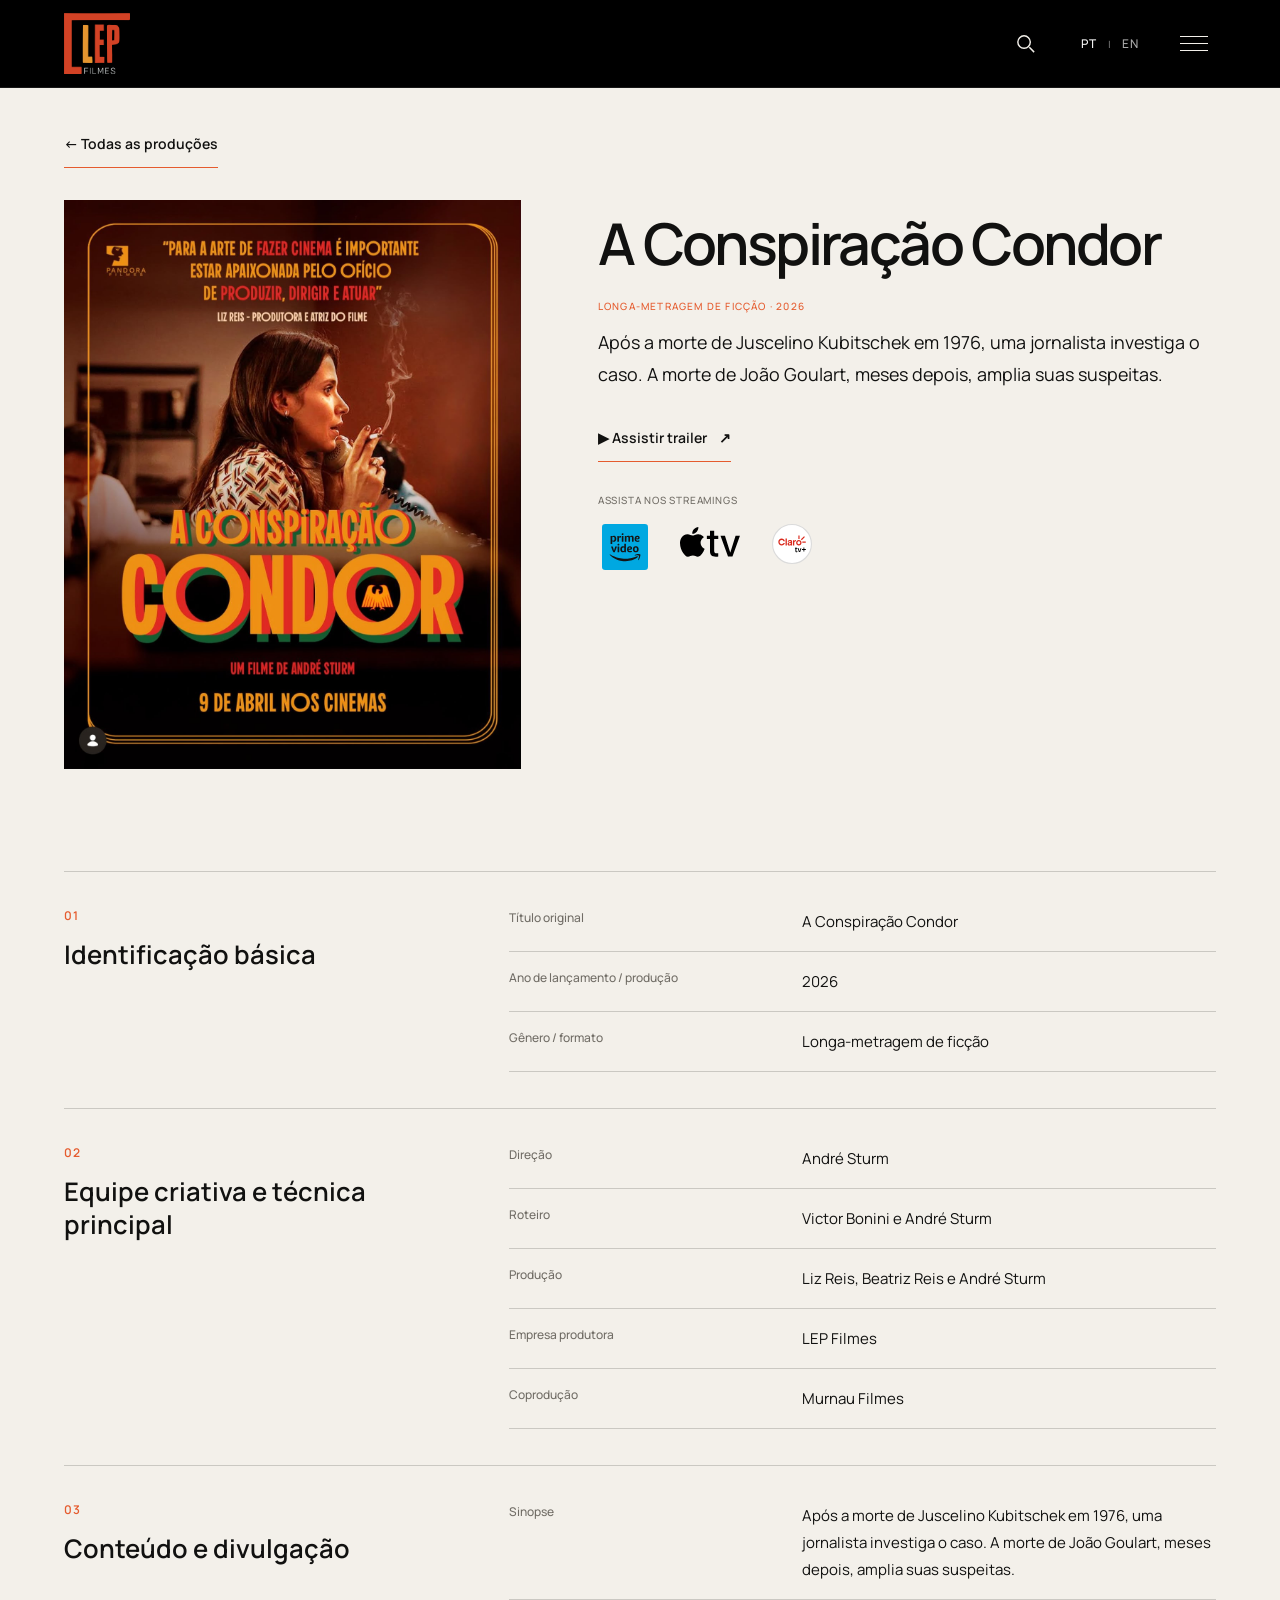
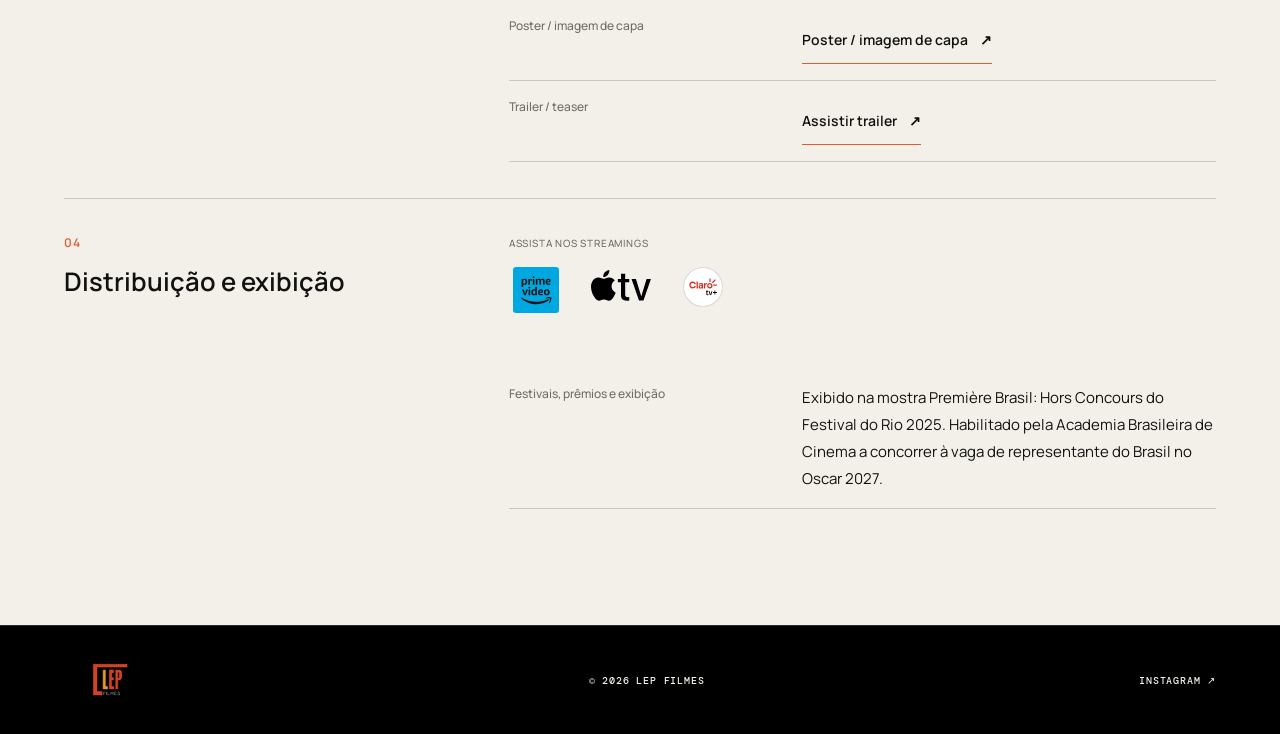
<file: producoes/a-conspiracao-condor.html>
<!doctype html><html lang="pt-BR"><head><meta charset="utf-8"><meta name="viewport" content="width=device-width,initial-scale=1"><title>A Conspiração Condor | LEP Filmes</title><meta name="description" content="A Conspiração Condor, longa-metragem com produção da LEP Filmes."><link rel="icon" href="../favicon.svg"><link rel="stylesheet" href="../css/styles.css"><link rel="stylesheet" href="../css/home.css"><link rel="stylesheet" href="../css/editorial.css"><link rel="stylesheet" href="../css/navigation.css">
<script src="../js/translations.js"></script><script src="../js/i18n.js"></script><link rel="stylesheet" href="../css/home-cinema.css"><link rel="stylesheet" href="../css/productions.css"></head><body data-production="a-conspiracao-condor"><div data-header></div><main id="production-detail"></main><div data-footer></div><script src="../js/productions.js"></script><script src="../js/site.js"></script><script src="../js/production-ui.js"></script><script src="../js/detail.js"></script></body></html>
</file>
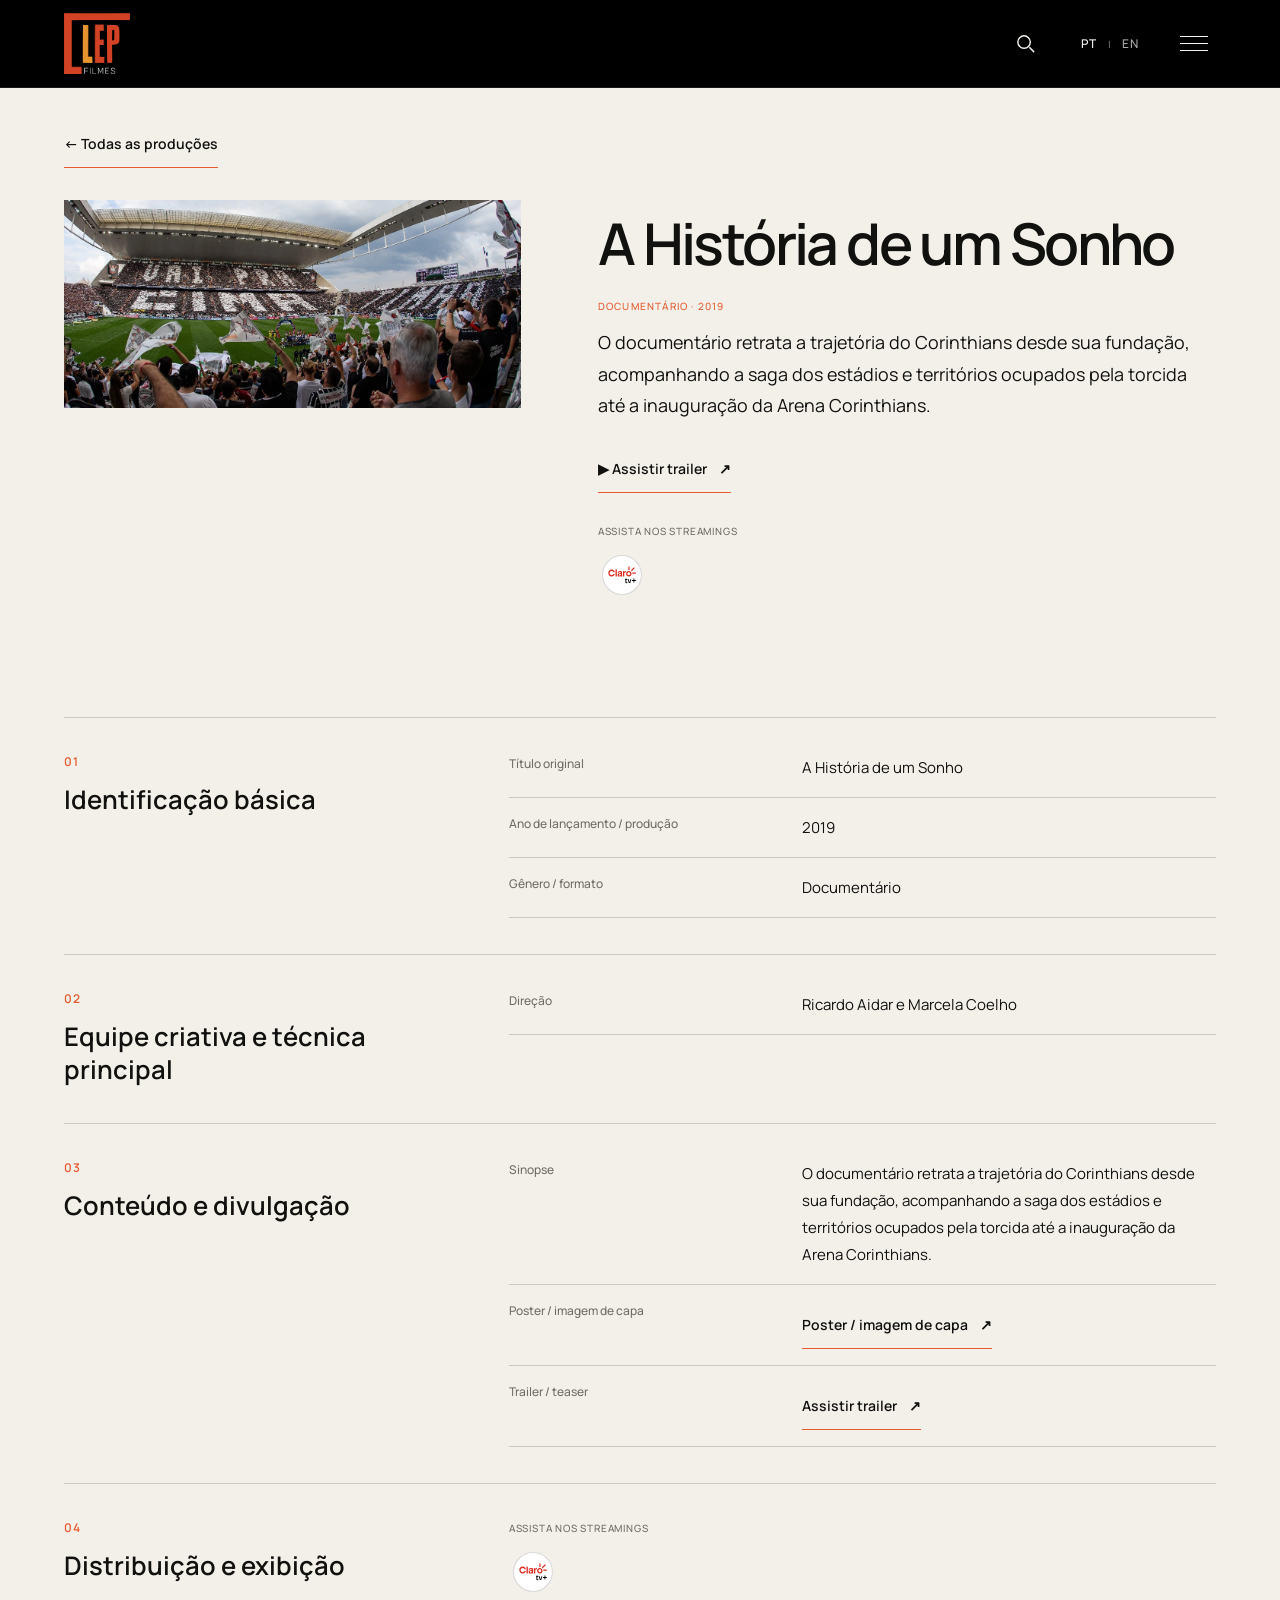
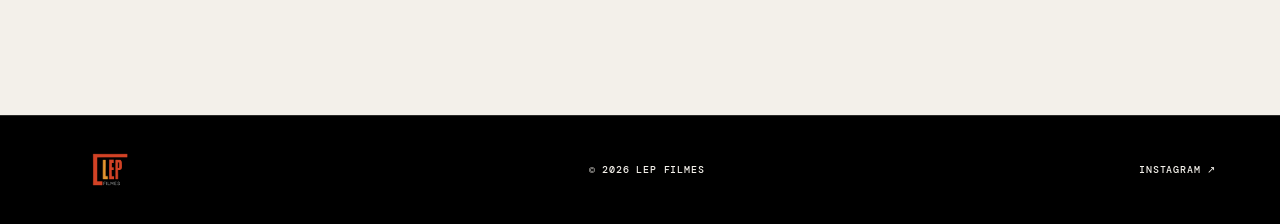
<file: producoes/a-historia-de-um-sonho.html>
<!doctype html><html lang="pt-BR"><head><meta charset="utf-8"><meta name="viewport" content="width=device-width,initial-scale=1"><title>A História de um Sonho | LEP Filmes</title><meta name="description" content="A História de um Sonho, produção com participação da LEP Filmes."><link rel="icon" href="../favicon.svg"><link rel="stylesheet" href="../css/styles.css"><link rel="stylesheet" href="../css/home.css"><link rel="stylesheet" href="../css/editorial.css"><link rel="stylesheet" href="../css/navigation.css">
<script src="../js/translations.js"></script><script src="../js/i18n.js"></script><link rel="stylesheet" href="../css/home-cinema.css"><link rel="stylesheet" href="../css/productions.css"></head><body data-production="a-historia-de-um-sonho"><div data-header></div><main id="production-detail"></main><div data-footer></div><script src="../js/productions.js"></script><script src="../js/site.js"></script><script src="../js/production-ui.js"></script><script src="../js/detail.js"></script></body></html>
</file>
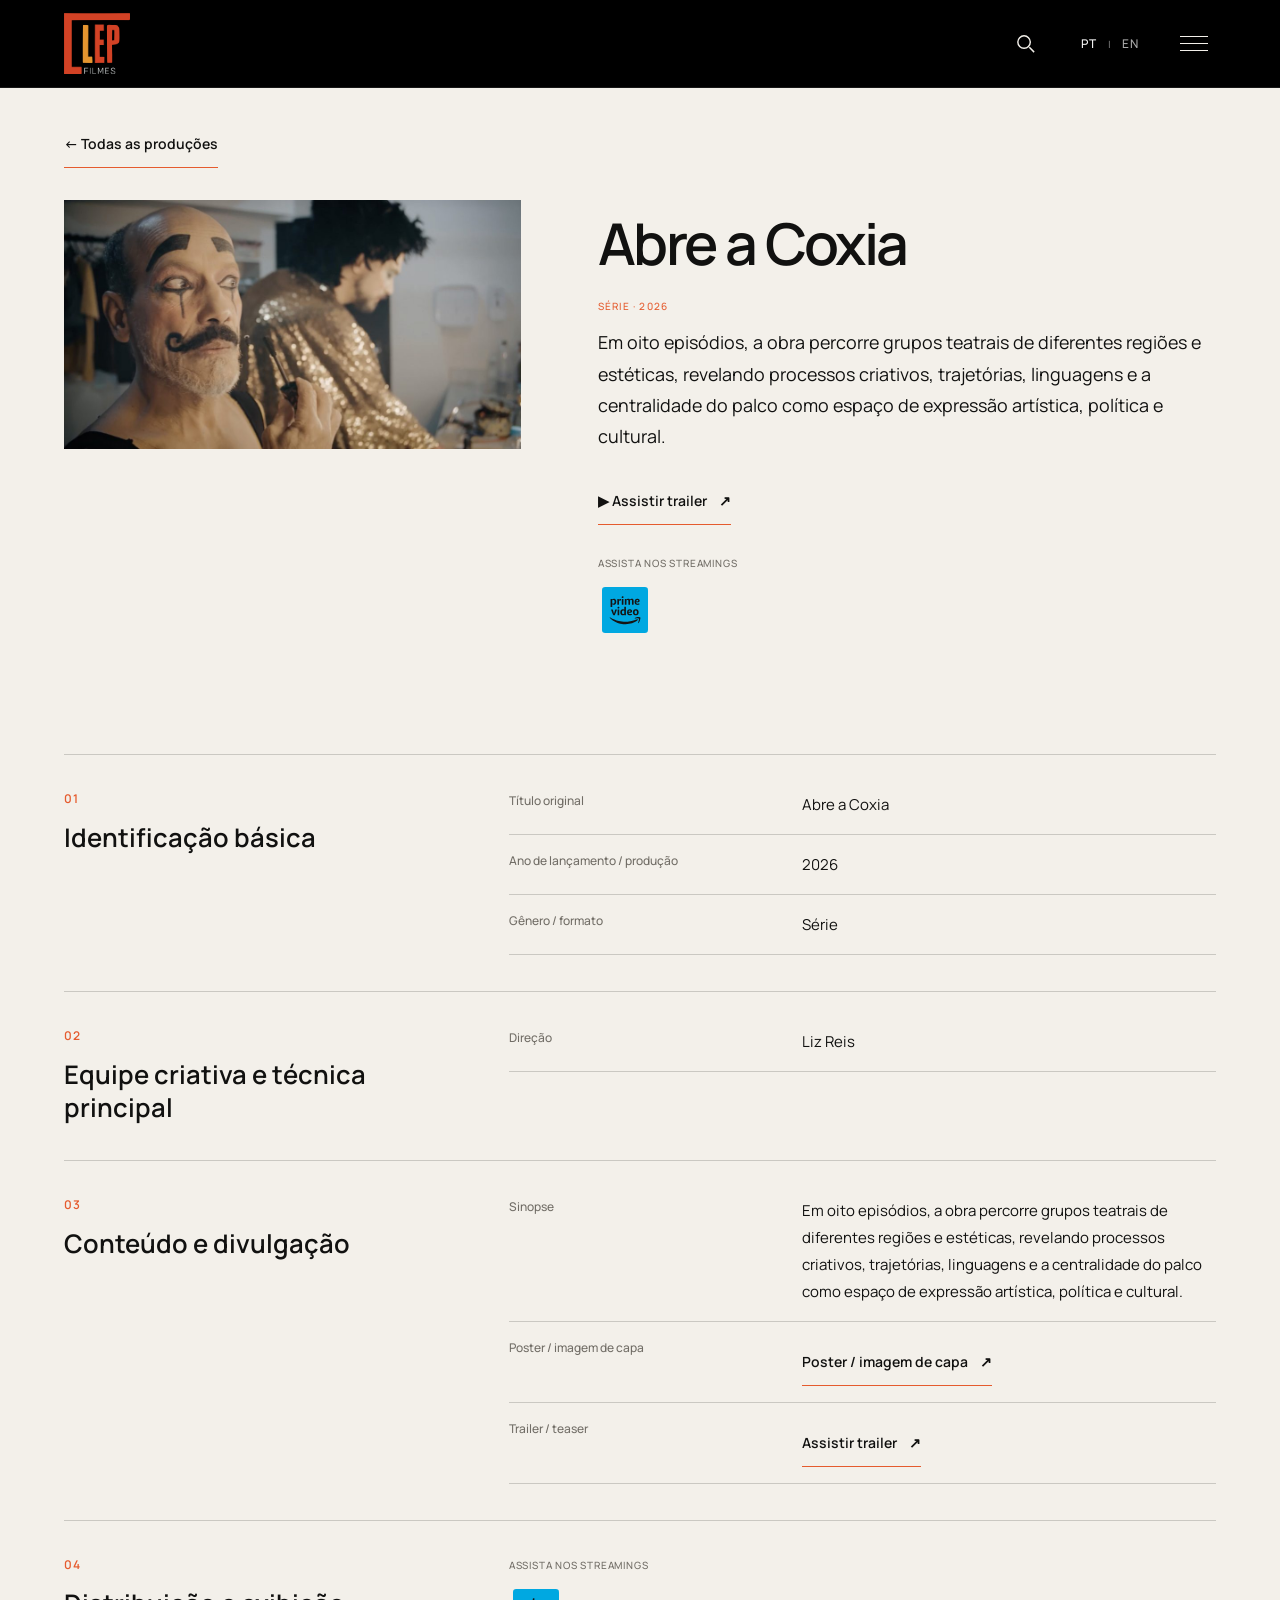
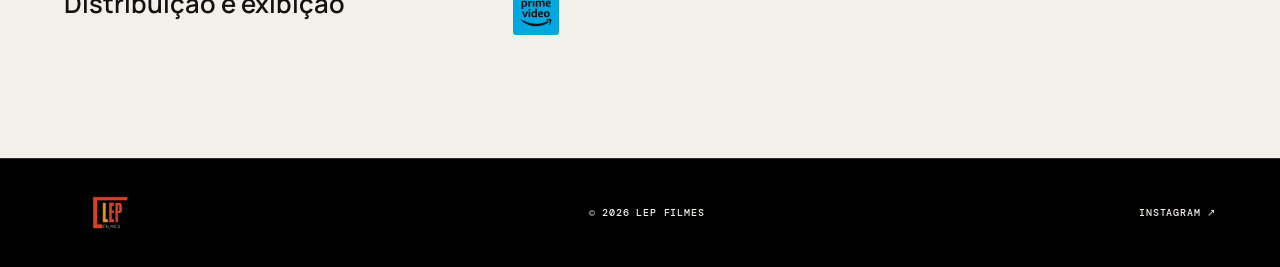
<file: producoes/abre-a-coxia.html>
<!doctype html><html lang="pt-BR"><head><meta charset="utf-8"><meta name="viewport" content="width=device-width,initial-scale=1"><title>Abre a Coxia | LEP Filmes</title><meta name="description" content="Abre a Coxia, produção com participação da LEP Filmes."><link rel="icon" href="../favicon.svg"><link rel="stylesheet" href="../css/styles.css"><link rel="stylesheet" href="../css/home.css"><link rel="stylesheet" href="../css/editorial.css"><link rel="stylesheet" href="../css/navigation.css">
<script src="../js/translations.js"></script><script src="../js/i18n.js"></script><link rel="stylesheet" href="../css/home-cinema.css"><link rel="stylesheet" href="../css/productions.css"></head><body data-production="abre-a-coxia"><div data-header></div><main id="production-detail"></main><div data-footer></div><script src="../js/productions.js"></script><script src="../js/site.js"></script><script src="../js/production-ui.js"></script><script src="../js/detail.js"></script></body></html>
</file>
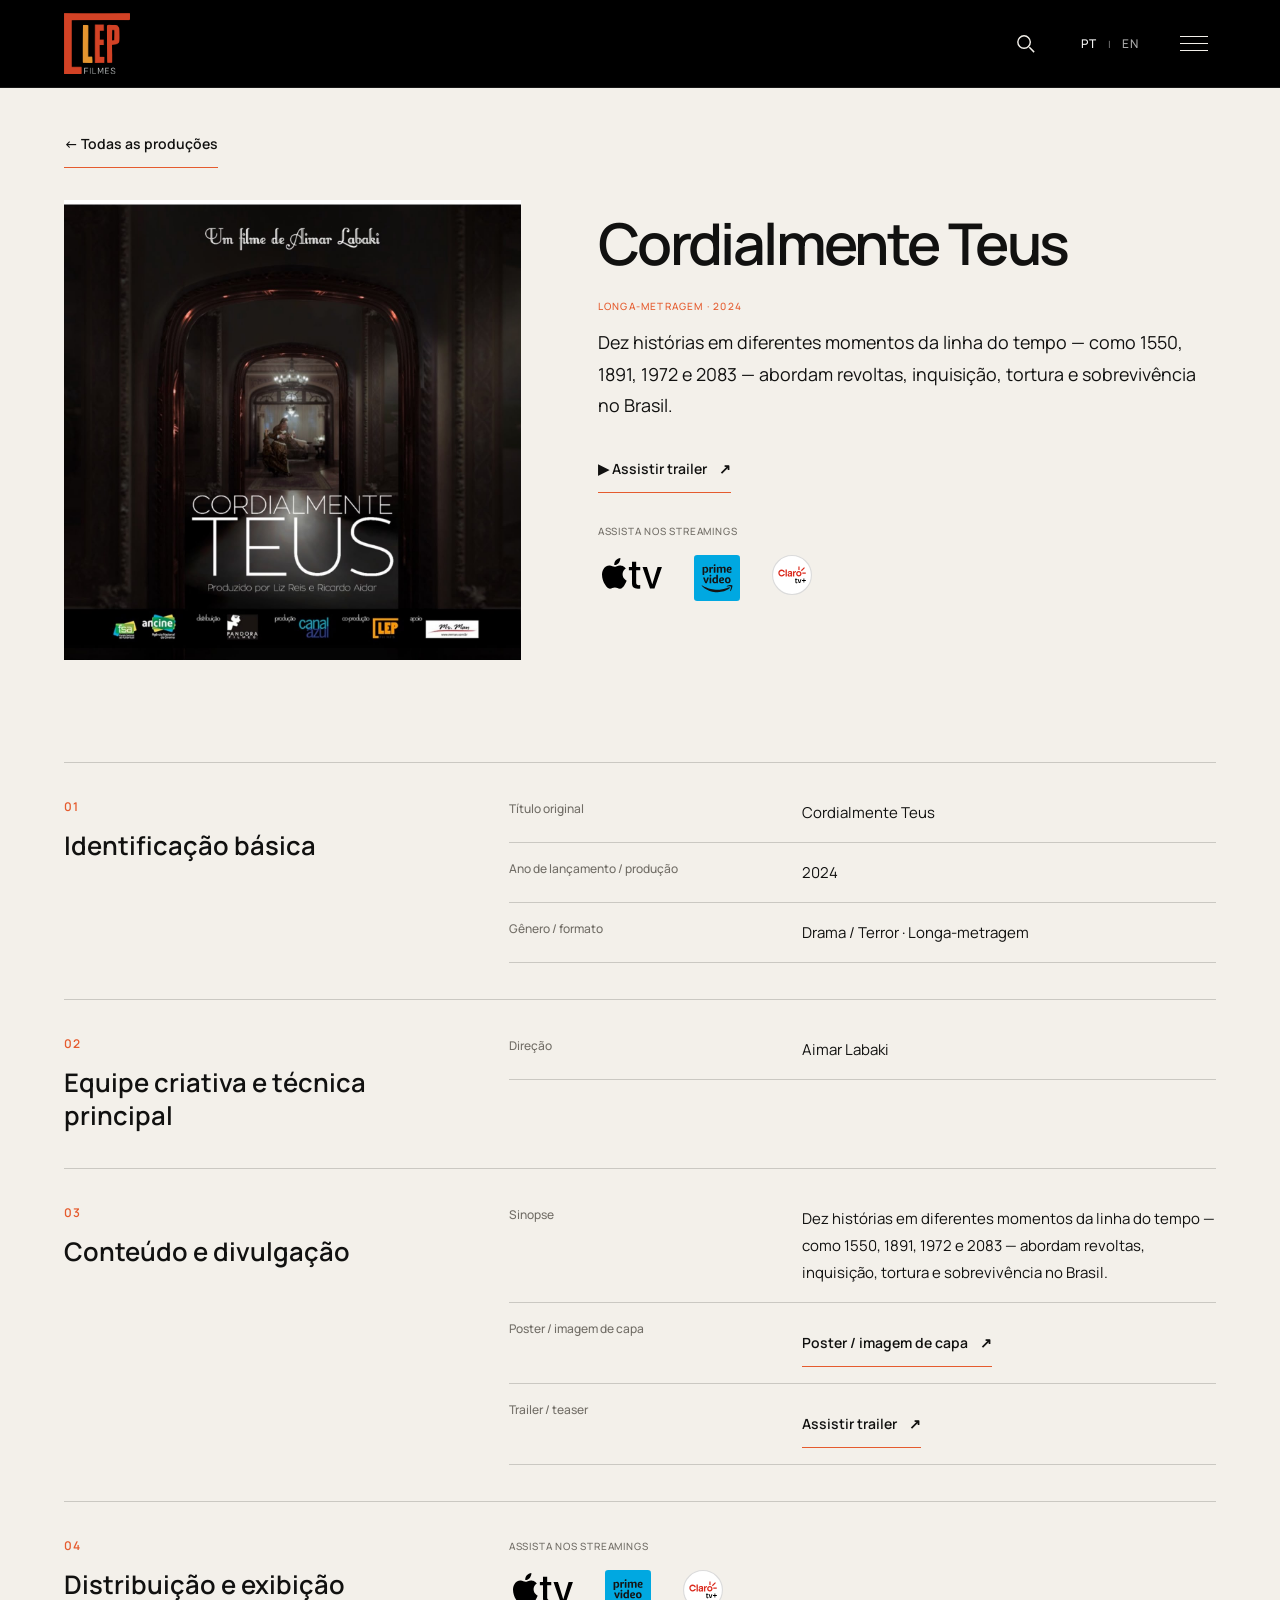
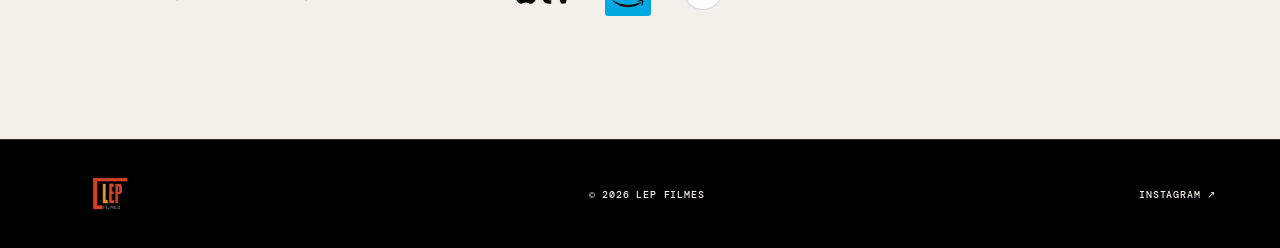
<file: producoes/cordialmente-teus.html>
<!doctype html><html lang="pt-BR"><head><meta charset="utf-8"><meta name="viewport" content="width=device-width,initial-scale=1"><title>Cordialmente Teus | LEP Filmes</title><meta name="description" content="Cordialmente Teus, produção com participação da LEP Filmes."><link rel="icon" href="../favicon.svg"><link rel="stylesheet" href="../css/styles.css"><link rel="stylesheet" href="../css/home.css"><link rel="stylesheet" href="../css/editorial.css"><link rel="stylesheet" href="../css/navigation.css">
<script src="../js/translations.js"></script><script src="../js/i18n.js"></script><link rel="stylesheet" href="../css/home-cinema.css"><link rel="stylesheet" href="../css/productions.css"></head><body data-production="cordialmente-teus"><div data-header></div><main id="production-detail"></main><div data-footer></div><script src="../js/productions.js"></script><script src="../js/site.js"></script><script src="../js/production-ui.js"></script><script src="../js/detail.js"></script></body></html>
</file>
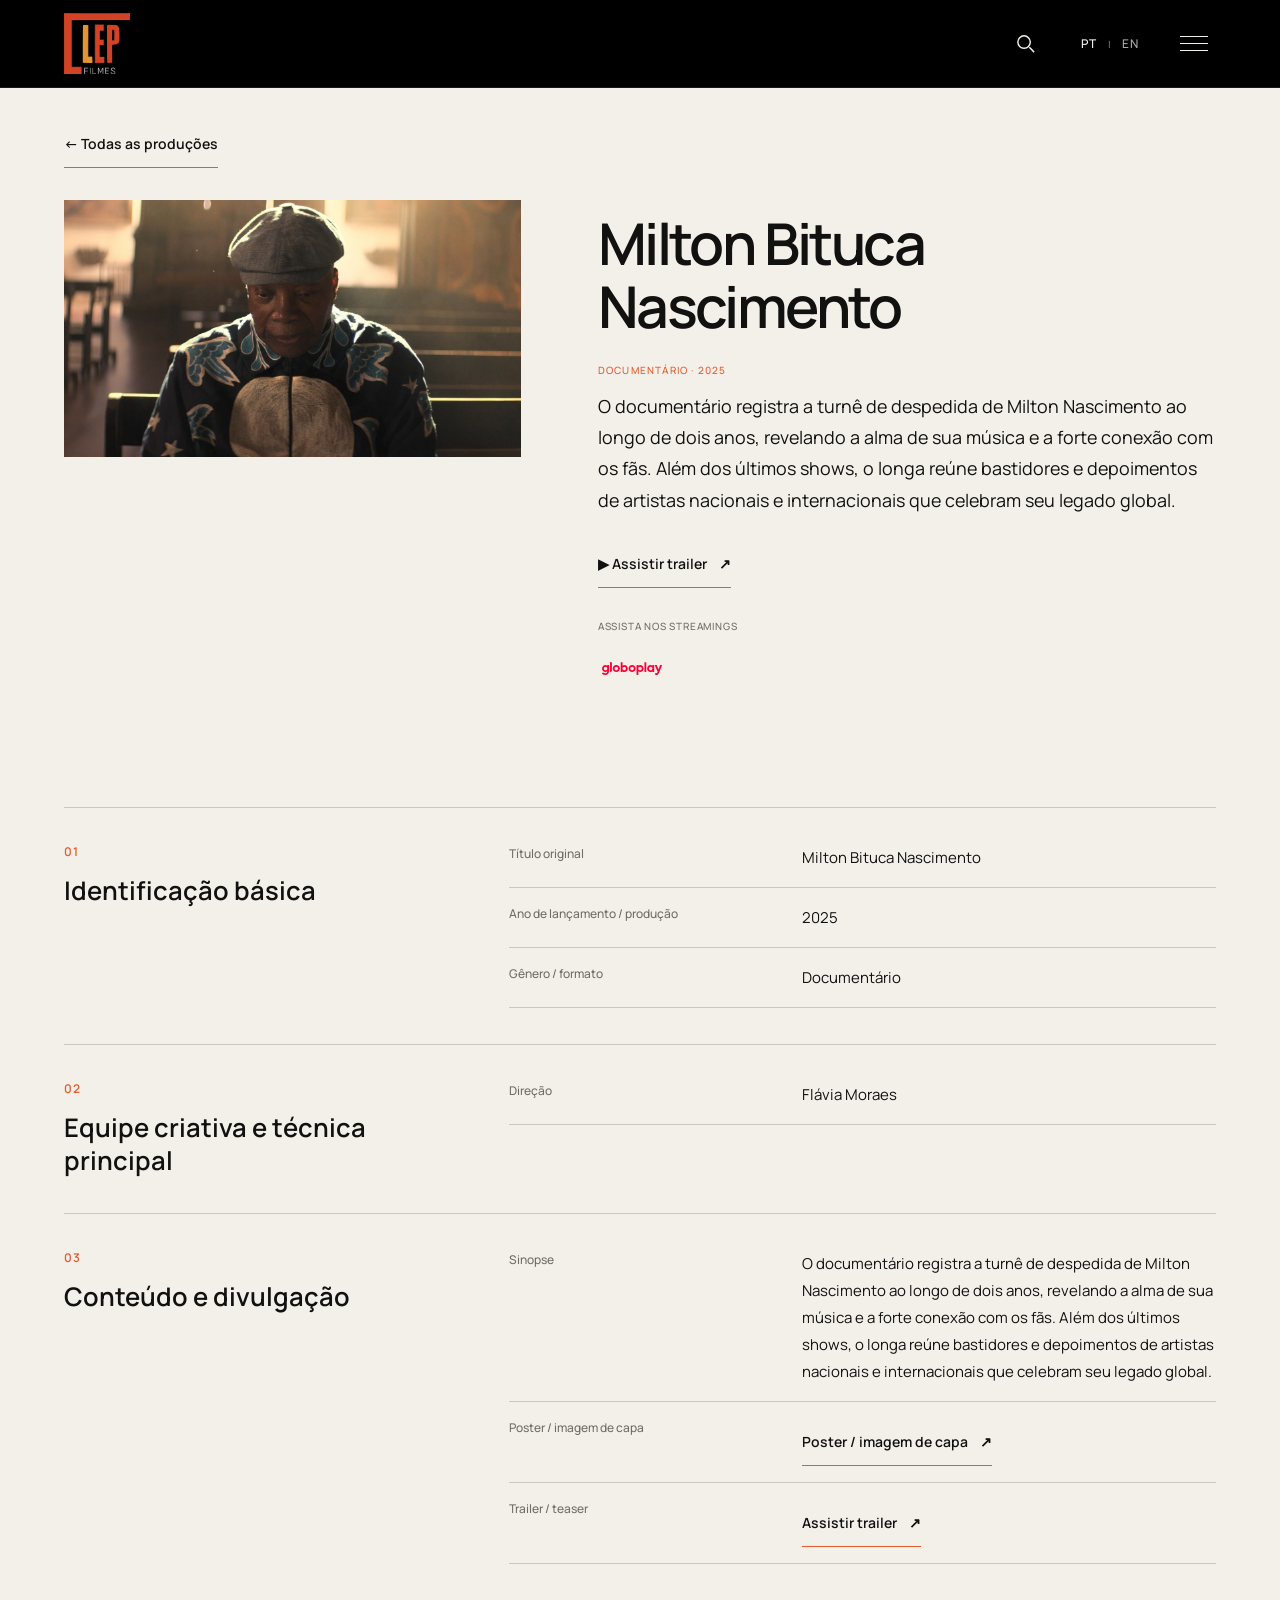
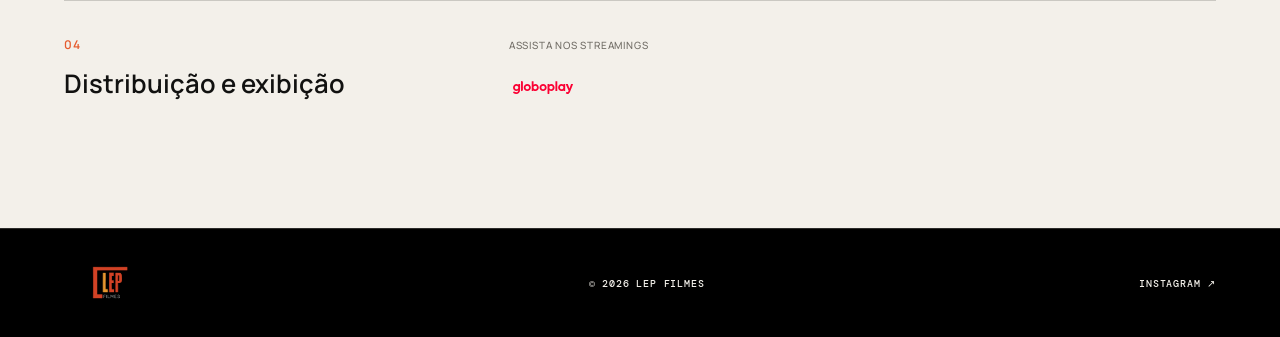
<file: producoes/milton-bituca-nascimento.html>
<!doctype html><html lang="pt-BR"><head><meta charset="utf-8"><meta name="viewport" content="width=device-width,initial-scale=1"><title>Milton Bituca Nascimento | LEP Filmes</title><meta name="description" content="Milton Bituca Nascimento, produção com participação da LEP Filmes."><link rel="icon" href="../favicon.svg"><link rel="stylesheet" href="../css/styles.css"><link rel="stylesheet" href="../css/home.css"><link rel="stylesheet" href="../css/editorial.css"><link rel="stylesheet" href="../css/navigation.css">
<script src="../js/translations.js"></script><script src="../js/i18n.js"></script><link rel="stylesheet" href="../css/home-cinema.css"><link rel="stylesheet" href="../css/productions.css"></head><body data-production="milton-bituca-nascimento"><div data-header></div><main id="production-detail"></main><div data-footer></div><script src="../js/productions.js"></script><script src="../js/site.js"></script><script src="../js/production-ui.js"></script><script src="../js/detail.js"></script></body></html>
</file>
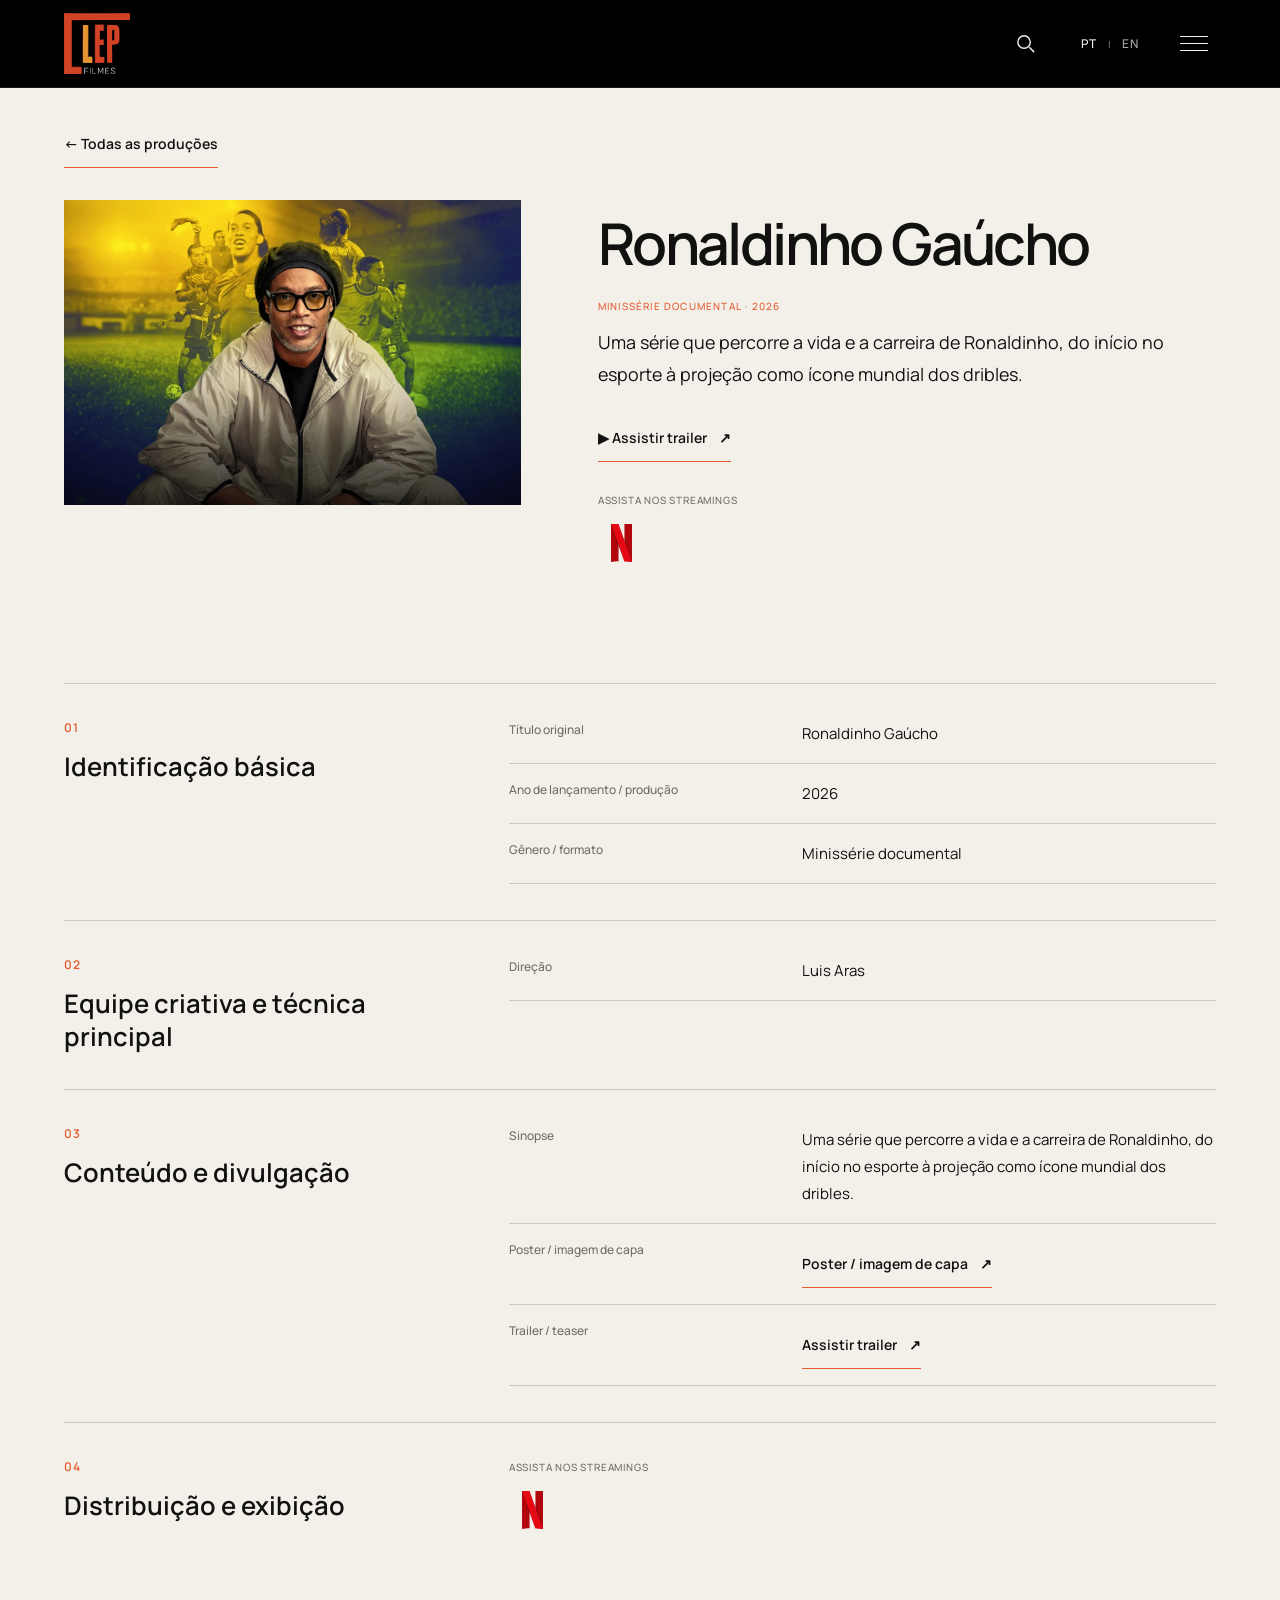
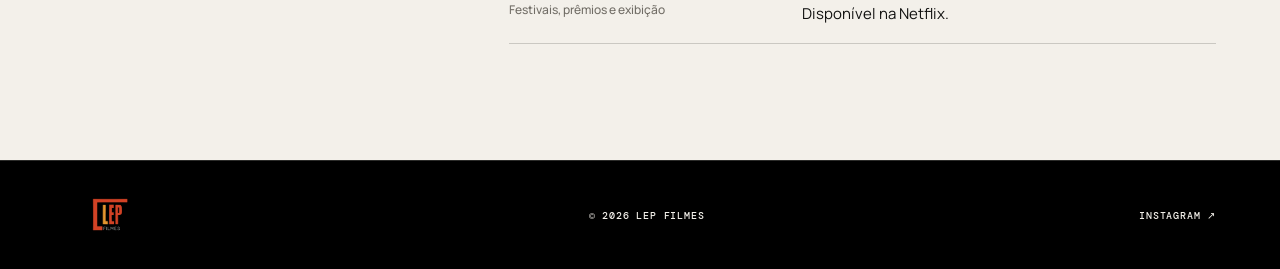
<file: producoes/ronaldinho-gaucho.html>
<!doctype html><html lang="pt-BR"><head><meta charset="utf-8"><meta name="viewport" content="width=device-width,initial-scale=1"><title>Ronaldinho Gaúcho | LEP Filmes</title><meta name="description" content="Ronaldinho Gaúcho, minissérie documental disponível na Netflix."><link rel="icon" href="../favicon.svg"><link rel="stylesheet" href="../css/styles.css"><link rel="stylesheet" href="../css/home.css"><link rel="stylesheet" href="../css/editorial.css"><link rel="stylesheet" href="../css/navigation.css">
<script src="../js/translations.js"></script><script src="../js/i18n.js"></script><link rel="stylesheet" href="../css/home-cinema.css"><link rel="stylesheet" href="../css/productions.css"></head><body data-production="ronaldinho-gaucho"><div data-header></div><main id="production-detail"></main><div data-footer></div><script src="../js/productions.js"></script><script src="../js/site.js"></script><script src="../js/production-ui.js"></script><script src="../js/detail.js"></script></body></html>
</file>
<file: css/styles.css>
@import url('https://fonts.googleapis.com/css2?family=DM+Mono:wght@400;500&family=Manrope:wght@400;500;600;700&family=Playfair+Display:ital,wght@0,500;0,600;1,500;1,600&display=swap');
:root{--ink:#111110;--paper:#f3f0ea;--warm:#e55b2e;--sand:#d2c3af;--muted:#716d66;--line:rgba(17,17,16,.18);--display:'Playfair Display',Georgia,serif;--sans:Manrope,Arial,sans-serif;--mono:'DM Mono',monospace}*{box-sizing:border-box}html{scroll-behavior:smooth}body{margin:0;background:var(--paper);color:var(--ink);font:16px/1.55 var(--sans)}a{color:inherit;text-decoration:none}img{display:block;max-width:100%}.site-header{height:90px;display:flex;align-items:center;justify-content:space-between;padding:0 clamp(22px,5vw,80px);border-bottom:1px solid var(--line);position:relative;z-index:5;background:var(--paper)}.wordmark{display:flex;align-items:baseline;gap:8px;font-family:var(--sans);font-weight:800;letter-spacing:-.09em}.wordmark span{font-size:30px;line-height:1;color:var(--warm)}.wordmark i{font-style:normal;font-size:9px;letter-spacing:.5em;font-weight:500}.site-nav{display:flex;gap:30px;font-size:11px;font-weight:700;letter-spacing:.12em;text-transform:uppercase}.site-nav a{position:relative}.site-nav a:after{content:'';position:absolute;left:0;bottom:-5px;width:0;height:1px;background:var(--warm);transition:width .25s}.site-nav a:hover:after,.site-nav a.active:after{width:100%}.menu-toggle{display:none;background:none;border:0;padding:8px}.menu-toggle span{display:block;background:var(--ink);height:1px;width:24px;margin:5px}.eyebrow{font:500 10px/1.4 var(--mono);letter-spacing:.12em;text-transform:uppercase;color:var(--warm);margin:0 0 14px}.display{font-family:var(--display);font-weight:500;letter-spacing:-.055em;line-height:.98}.display em{font-style:italic}.button,.button-quiet{display:inline-flex;align-items:center;justify-content:center;min-height:46px;padding:0 20px;border:1px solid var(--ink);font-size:10px;letter-spacing:.12em;text-transform:uppercase;font-weight:700;transition:.25s}.button{background:var(--ink);color:var(--paper)}.button:hover{background:var(--warm);border-color:var(--warm)}.button-quiet:hover{background:var(--ink);color:var(--paper)}
.hero{min-height:calc(100vh - 90px);display:flex;flex-direction:column;justify-content:space-between;padding:clamp(38px,7vw,110px) clamp(22px,5vw,80px) 32px;background:var(--ink);color:var(--paper);overflow:hidden;position:relative}.hero:after{content:'LEP';font:600 min(41vw,570px)/.7 var(--display);letter-spacing:-.13em;color:rgba(229,91,46,.13);position:absolute;right:-.04em;bottom:.03em;pointer-events:none}.hero__top,.hero__bottom{position:relative;z-index:1;display:flex;justify-content:space-between;gap:20px}.hero__bottom{align-items:flex-end;gap:40px}.hero .eyebrow,.hero__year,.scroll-note{color:var(--sand)}.hero__year,.scroll-note{font:500 10px var(--mono)}.hero h1{max-width:1100px;font-size:clamp(54px,9.4vw,144px);margin:0;position:relative;z-index:1}.hero__copy{max-width:440px;font-size:clamp(16px,1.5vw,21px);line-height:1.45;margin:0}.scroll-note{letter-spacing:.1em;text-transform:uppercase;writing-mode:vertical-rl}.section{padding:clamp(72px,10vw,150px) clamp(22px,5vw,80px)}.section--ink{background:var(--ink);color:var(--paper)}.section-heading{display:grid;grid-template-columns:1fr 2fr;gap:30px;margin-bottom:60px}.section-heading h2{font-size:clamp(46px,6.5vw,96px);margin:0}.section-heading .intro{font-size:clamp(17px,1.7vw,25px);max-width:640px;margin:5px 0 0}
.featured-grid{display:grid;grid-template-columns:1.16fr .84fr;gap:clamp(20px,4vw,60px);align-items:start}.production-card{position:relative;min-width:0;border-top:1px solid var(--line);padding-top:14px}.production-card--featured:nth-child(2){margin-top:105px}/* Images are anchors: block formatting makes the explicit height reserve layout space. */.production-image{display:block;position:relative;z-index:0;height:clamp(320px,46vw,650px);background:#252525;overflow:hidden}.production-image img{width:100%;height:100%;object-fit:cover;transition:transform .7s ease}.production-card:hover img{transform:scale(1.035)}.production-card__body{position:relative;z-index:1;padding-top:20px}.production-card h3{font:500 clamp(34px,4vw,58px)/1 var(--display);letter-spacing:-.05em;margin:0 0 15px}.production-card p:not(.eyebrow){margin:0;max-width:480px;font-size:15px;color:var(--muted)}.section--ink .production-card p:not(.eyebrow){color:#d0ccc5}.text-link{display:inline-flex;margin-top:23px;gap:16px;text-transform:uppercase;font:500 10px var(--mono);letter-spacing:.1em;border-bottom:1px solid currentColor;padding-bottom:5px}
.split-statement{display:grid;grid-template-columns:1fr 1fr;gap:8vw;align-items:end}.split-statement h2{font-size:clamp(54px,8.4vw,130px);margin:0}.split-statement__copy{font-size:20px;max-width:480px;margin:0}.numbers{display:flex;flex-wrap:wrap;gap:clamp(28px,7vw,110px);margin-top:55px;padding-top:22px;border-top:1px solid rgba(243,240,234,.25)}.number strong{font:500 clamp(42px,5vw,70px)/1 var(--display);display:block}.number span{font:500 10px var(--mono);letter-spacing:.1em;text-transform:uppercase;color:var(--sand)}.founders{display:grid;grid-template-columns:1.2fr .8fr;gap:clamp(30px,8vw,130px);align-items:center}.founders__image{height:min(70vw,750px);overflow:hidden}.founders__image img,.team-portrait img{width:100%;height:100%;object-fit:cover;filter:saturate(.78)}.founders h2{font-size:clamp(50px,6vw,90px);margin:0 0 24px}.founder-names,.role-list{border-top:1px solid var(--line);margin-top:36px}.founder-names div{display:flex;justify-content:space-between;padding:14px 0;border-bottom:1px solid var(--line);font-size:15px}.founder-names span:last-child{font:500 10px var(--mono);letter-spacing:.08em;text-transform:uppercase;color:var(--muted)}.instagram-cta{background:var(--warm);padding:clamp(60px,9vw,130px) clamp(22px,5vw,80px);display:flex;justify-content:space-between;align-items:flex-end;gap:35px}.instagram-cta h2{font-size:clamp(48px,7vw,110px);line-height:.92;margin:0;max-width:800px}.instagram-cta .button{background:var(--ink)}
.page-hero{padding:clamp(60px,9vw,140px) clamp(22px,5vw,80px) clamp(55px,8vw,110px);border-bottom:1px solid var(--line)}.page-hero h1{font-size:clamp(62px,10vw,152px);margin:16px 0 0;max-width:1100px}.page-hero__intro{font-size:clamp(18px,2vw,28px);line-height:1.35;max-width:720px;margin:36px 0 0}.catalog-grid{display:grid;grid-template-columns:repeat(2,minmax(0,1fr));gap:64px 35px}.catalog-grid .production-card:nth-child(even){margin-top:90px}.about-hero{display:grid;grid-template-columns:1.1fr .9fr;gap:7vw}.about-hero h1{font-size:clamp(58px,9.5vw,145px);margin:0}.about-hero__copy{font-size:clamp(19px,2vw,29px);line-height:1.35;align-self:end}.about-block{max-width:790px;margin:0 auto;font-size:clamp(19px,2vw,27px);line-height:1.45}.about-block p{margin:0 0 28px}.team-grid{display:grid;grid-template-columns:1.1fr .9fr;gap:70px}.team-portrait{height:680px}.team-copy h2{font-size:clamp(48px,6.5vw,90px);margin:0 0 24px}.role-list div{display:grid;grid-template-columns:1fr 1fr;padding:18px 0;border-bottom:1px solid var(--line);gap:25px}.role-list span:first-child{font:500 10px var(--mono);letter-spacing:.1em;text-transform:uppercase;color:var(--warm)}
.contact-grid{display:grid;grid-template-columns:1.08fr .92fr;gap:8vw}.contact-links{border-top:1px solid var(--line)}.contact-link{padding:22px 0;border-bottom:1px solid var(--line);display:block}.contact-link small{display:block;font:500 10px var(--mono);letter-spacing:.1em;text-transform:uppercase;color:var(--warm);margin-bottom:8px}.contact-link strong{font:500 clamp(20px,2.4vw,36px)/1.2 var(--display)}.contact-form{display:grid;gap:18px}.contact-form label{font:500 10px var(--mono);letter-spacing:.1em;text-transform:uppercase}.contact-form input,.contact-form textarea{display:block;width:100%;background:transparent;border:0;border-bottom:1px solid var(--ink);font:17px var(--sans);padding:10px 0;margin-top:5px;outline:none}.contact-form textarea{height:100px;resize:vertical}.form-note{font-size:12px;color:var(--muted);margin:0}.production-detail{padding-bottom:0}.production-detail__hero{display:grid;grid-template-columns:.9fr 1.1fr;min-height:calc(100vh - 90px)}.production-detail__image{min-height:500px;background:var(--ink)}.production-detail__image img{width:100%;height:100%;object-fit:cover}.production-detail__text{padding:clamp(45px,7vw,110px) clamp(24px,6vw,105px);display:flex;flex-direction:column;justify-content:flex-end}.production-detail__text h1{font-size:clamp(55px,8vw,128px);margin:0 0 25px}.production-detail__text .lead{font-size:clamp(18px,1.8vw,26px);line-height:1.4;max-width:620px;margin:0}.button-row{display:flex;flex-wrap:wrap;gap:9px;margin-top:38px}.detail-data{display:grid;grid-template-columns:1fr 1fr;gap:8vw}.detail-data h2{font-size:clamp(38px,5vw,68px);margin:0 0 25px}.credit-list{border-top:1px solid var(--line)}.credit-list div{display:grid;grid-template-columns:150px 1fr;padding:12px 0;border-bottom:1px solid var(--line);gap:10px}.credit-list dt{font:500 10px var(--mono);color:var(--warm);letter-spacing:.08em;text-transform:uppercase}.credit-list dd{margin:0}.note{border-left:2px solid var(--warm);padding-left:18px;font-size:17px;line-height:1.5}.site-footer{display:flex;align-items:center;justify-content:space-between;gap:18px;padding:30px clamp(22px,5vw,80px);border-top:1px solid var(--line);font:500 10px var(--mono);letter-spacing:.08em;text-transform:uppercase}.site-footer p{margin:0}.wordmark--footer span{font-size:25px}.wordmark--footer i{font-size:8px}.reveal-ready{opacity:0;transform:translateY(18px);transition:opacity .6s ease,transform .6s ease}.revealed{opacity:1;transform:translateY(0)}
@media(max-width:760px){.site-header{height:72px}.wordmark span{font-size:25px}.site-nav{display:none;position:absolute;top:71px;left:0;right:0;background:var(--paper);padding:20px 22px 25px;box-shadow:0 18px 26px rgba(0,0,0,.08);flex-direction:column;gap:16px}.site-nav.is-open{display:flex}.menu-toggle{display:block}.hero{min-height:calc(100vh - 72px)}.hero__bottom{align-items:flex-end}.scroll-note{display:none}.section-heading,.split-statement,.founders,.about-hero,.team-grid,.contact-grid,.production-detail__hero,.detail-data{grid-template-columns:1fr}.section-heading{gap:20px;margin-bottom:42px}.featured-grid,.catalog-grid{grid-template-columns:1fr;gap:45px}.production-card--featured:nth-child(2),.catalog-grid .production-card:nth-child(even){margin-top:0}.production-image{height:112vw;max-height:600px}.featured-grid .production-card:first-child .production-image{height:80vw}.founders__image,.team-portrait{height:118vw}.numbers{gap:25px}.instagram-cta{align-items:flex-start;flex-direction:column}.production-detail__hero{min-height:auto}.production-detail__image{height:116vw;min-height:0}.production-detail__text{min-height:500px}.site-footer{flex-wrap:wrap}.credit-list div{grid-template-columns:120px 1fr}}


/* LEP — navigation, filmography and editorial layouts */
button{font:inherit;cursor:pointer}
:focus-visible{outline:2px solid var(--warm);outline-offset:6px}
body.menu-open,body.intro-open{overflow:hidden}
.site-header{background:var(--ink);border-color:rgba(243,240,234,.16);color:var(--paper)}
.wordmark{display:block;line-height:0;letter-spacing:normal}
.wordmark img{width:112px;height:58px;object-fit:contain}
.site-footer{background:var(--ink);color:var(--paper);border-color:rgba(243,240,234,.18)}
.wordmark--footer img{width:90px;height:48px}
.menu-toggle{display:grid;place-content:center;width:48px;height:48px;color:var(--paper)}
.menu-toggle span{width:29px;background:currentColor;margin:4px 0;transition:width .2s}
.menu-toggle:hover span:last-child{width:20px}
.menu-dialog{position:fixed;inset:0;width:100%;max-width:none;height:100%;height:100dvh;max-height:none;margin:0;padding:0 clamp(22px,5vw,80px) 28px;border:0;background:var(--ink);color:var(--paper);overflow:auto}
.menu-dialog[open]{display:flex;flex-direction:column;animation:menu-enter .24s ease-out}
.menu-dialog::backdrop{background:var(--ink)}
.menu-dialog__top{display:flex;align-items:center;justify-content:space-between;min-height:90px}
.menu-close{display:flex;gap:18px;align-items:center;min-height:48px;padding:8px 0 8px 18px;background:none;border:0;color:var(--paper);font:11px var(--mono);text-transform:uppercase;letter-spacing:.1em}
.menu-close span{font:300 34px var(--sans)}
.site-nav{position:static;display:flex;flex:1;flex-direction:column;justify-content:center;gap:0;padding:32px 0;background:none;box-shadow:none;font:500 clamp(36px,6.8vw,92px)/1.22 var(--display);letter-spacing:-.04em;text-transform:none}
.site-nav a{display:flex;align-items:center;gap:clamp(20px,4vw,64px);width:fit-content;padding:6px 0}
.site-nav a span{font:11px var(--mono);letter-spacing:0;color:var(--warm)}
.site-nav a:after{display:none}
.site-nav a:hover,.site-nav a[aria-current="page"]{color:var(--warm)}
.menu-signature{font:11px/1.8 var(--mono);margin:0;color:var(--sand)}
.menu-signature span{opacity:.65}
@keyframes menu-enter{from{opacity:0;transform:translateY(-12px)}to{opacity:1;transform:none}}
.site-intro{position:fixed;inset:0;width:100%;max-width:none;height:100%;height:100dvh;max-height:none;margin:0;padding:0;border:0;background:#000;color:#fff;opacity:1;transition:opacity .45s ease;overflow:hidden}
.site-intro::backdrop{background:#000;transition:opacity .45s ease}
.site-intro video{width:100%;height:100%;display:block;object-fit:contain}
.site-intro.is-leaving,.site-intro.is-leaving::backdrop{opacity:0}
.intro-skip{position:absolute;right:clamp(22px,5vw,80px);bottom:max(28px,env(safe-area-inset-bottom));min-height:44px;padding:10px 15px;border:1px solid #ffffff65;background:#111a;color:#fff;font:10px var(--mono);letter-spacing:.08em;text-transform:uppercase}
.intro-skip span{margin-left:14px}
.hero{min-height:calc(100svh - 90px)}
.hero__copy{font:500 12px/1.5 var(--mono);letter-spacing:.04em;color:var(--sand)}
.split-statement__copy{font-size:clamp(17px,1.55vw,22px);line-height:1.65;max-width:560px}
.founder-names div{gap:18px;align-items:baseline}
.founder-names span:first-child{flex-shrink:0}
.founder-names span:last-child{line-height:1.65;text-align:right}
.featured-grid,.catalog-grid{display:flex;flex-direction:column;gap:clamp(64px,9vw,140px)}
.production-feature{width:100%;min-width:0;border-top:1px solid var(--line);padding-top:16px}
.production-feature__heading{display:flex;gap:25px;align-items:center;margin-bottom:18px}
.production-feature__heading .eyebrow{margin:0;color:var(--muted)}
.production-index{font:500 16px var(--mono);color:var(--warm)}
.production-screen{position:relative;display:block;aspect-ratio:16/9;width:100%;background:#080808;overflow:hidden}
.production-screen iframe{display:block;width:100%;height:100%;border:0}
.production-screen img{width:100%;height:100%;object-fit:contain}
.production-feature__body{display:grid;grid-template-columns:1fr 1fr;gap:7vw;padding-top:30px}
.production-feature__body h2,.production-feature__body h3{font:500 clamp(36px,4.9vw,76px)/1.05 var(--display);letter-spacing:-.045em;margin:0;max-width:650px}
.production-feature__body p{font-size:15px;line-height:1.7;color:var(--muted);margin:0;max-width:580px}
.production-feature__links{display:flex;align-items:baseline;flex-wrap:wrap;gap:12px 25px}
.trailer-link{font:10px/1.5 var(--mono);color:var(--muted);text-decoration:underline;text-underline-offset:4px}
.team-hero h1{max-width:1050px;font-size:clamp(56px,8.5vw,128px)}
.team-hero .page-hero__intro{max-width:780px;font-size:clamp(18px,1.75vw,25px);line-height:1.6}
.team-editorial{padding-top:30px}
.team-person{display:grid;grid-template-columns:60px minmax(120px,210px) 1fr;gap:clamp(24px,5vw,80px);align-items:center;padding:48px 0;border-bottom:1px solid var(--line)}
.team-person__index{font:11px var(--mono);color:var(--muted);align-self:start;padding-top:10px}
.team-person__portrait{position:relative;margin:0;padding:0 10px 10px 0}
.team-person__portrait:after{content:'';position:absolute;right:0;bottom:0;width:42px;height:42px;border-right:2px solid var(--warm);border-bottom:2px solid var(--warm);pointer-events:none}
.team-person__portrait img{width:100%;height:auto;max-height:270px;object-fit:contain;object-position:left center}
.team-person__copy h2{font:500 clamp(32px,4.5vw,64px)/1.1 var(--display);letter-spacing:-.04em;margin:0 0 16px}
.team-person__copy p{font:11px/1.8 var(--mono);letter-spacing:.04em;margin:0;color:var(--muted)}
.about-support{color:var(--sand);font-size:16px;line-height:1.7;max-width:560px;margin:28px 0 0}
.timeline{list-style:none;padding:0;margin:0}
.timeline li{display:grid;grid-template-columns:1fr 2fr;gap:30px;padding:40px 0;border-top:1px solid var(--line)}
.timeline__year{font:500 clamp(36px,5vw,72px)/1 var(--display);letter-spacing:-.04em;color:var(--warm)}
.timeline h3{font:500 clamp(29px,3.5vw,48px)/1.15 var(--display);letter-spacing:-.03em;margin:0}
.timeline p:not(.eyebrow){color:var(--muted);max-width:540px}
.practice-list>div{display:grid;grid-template-columns:50px 1fr 1fr;gap:30px;align-items:baseline;padding:30px 0;border-top:1px solid #ffffff30}
.practice-list span{font:11px var(--mono);color:var(--warm)}
.practice-list h3{font:500 clamp(27px,3vw,40px)/1.2 var(--display);margin:0;letter-spacing:-.03em}
.practice-list p{font-size:15px;color:var(--sand);margin:0}
@media(max-width:760px){
  .menu-dialog__top{min-height:72px}
  .wordmark img{width:94px;height:48px}
  .site-nav{gap:6px}
  .hero{min-height:calc(100svh - 72px)}
  .hero h1{font-size:clamp(50px,10.6vw,80px)}
  .hero__top .eyebrow{max-width:230px;line-height:1.7}
  .production-feature__body{grid-template-columns:1fr;gap:18px;padding-top:22px}
  .production-feature__heading{gap:16px}
  .production-feature__heading .eyebrow{font-size:9px}
  .team-person{grid-template-columns:26px minmax(100px,150px) 1fr;gap:18px;padding:32px 0}
  .team-person__copy h2{font-size:clamp(27px,4.5vw,36px)}
  .team-person__copy p{font-size:10px;letter-spacing:0}
  .timeline li{grid-template-columns:100px 1fr;gap:20px}
  .practice-list>div{grid-template-columns:28px 1fr;gap:16px}
  .practice-list p{grid-column:2}
}
@media(max-width:480px){
  .team-person{grid-template-columns:26px 1fr;gap:22px 16px}
  .team-person__portrait{width:150px}
  .team-person__copy{grid-column:2}
  .team-person__copy h2{font-size:34px;margin-bottom:10px}
  .timeline li{grid-template-columns:1fr;gap:20px}
  .founder-names div{flex-direction:column;gap:5px}
  .founder-names span:last-child{text-align:left}
}
@media(prefers-reduced-motion:reduce){
  html{scroll-behavior:auto}
  *,*::before,*::after{animation:none!important;transition:none!important}
  .reveal-ready{opacity:1;transform:none}
}

/* Recorta apenas as bordas das capturas de celular, sem duplicar as fotos. */
.team-photo{overflow:hidden;position:relative;width:100%}
.team-photo img{width:100%;height:auto;max-height:none;object-fit:contain}
.team-photo--liz{aspect-ratio:2/3}
.team-photo--liz img{transform:translateY(-11.0625%)}
.team-photo--bia{aspect-ratio:18/23}
.team-photo--bia img{transform:translateY(-21.875%)}
.team-photo--myia{aspect-ratio:1}
.team-photo--myia img{transform:translateY(-17.1875%)}

@media(max-width:760px){.production-detail__hero{grid-template-columns:minmax(0,1fr)}.production-detail__text{min-width:0}}
@media(max-width:480px){.production-detail__text h1{font-size:clamp(38px,10.5vw,50px);overflow-wrap:anywhere}}

.site-footer{background:#000}
</file>
<file: css/home.css>
/* Refinamentos exclusivos da landing page. */
.home{--brand-paper:#e2e7e7}
.home .site-header{height:88px;justify-content:flex-start;gap:clamp(30px,4vw,64px);background:var(--brand-paper);color:var(--ink);border-bottom:1px solid #1111101c}
.home .site-header>.wordmark{flex:none;width:66px;aspect-ratio:1.084;overflow:hidden}
.home .site-header>.wordmark img,.home .hero__brand img,.home .wordmark--footer img{width:252%;height:auto;max-width:none;transform:translate(-31.5%,-16.4%)}
.home-nav{display:flex;align-items:center;gap:clamp(20px,2.3vw,36px);font:500 12.5px/1.5 var(--sans);letter-spacing:.04em}
.home-nav a{display:flex;align-items:center;min-height:44px;position:relative}
.home-nav a:hover,.home-nav a[aria-current="page"]{color:var(--warm)}
.home-nav a[aria-current="page"]:after{content:'';position:absolute;bottom:7px;left:0;width:16px;height:1px;background:currentColor}
.home .menu-toggle{display:none}
.home .hero{min-height:calc(100svh - 88px)}
.home .hero h1{font-size:clamp(43.2px,7.52vw,115.2px)}
.home .hero__top{align-items:center;justify-content:flex-start;gap:22px;mix-blend-mode:screen}
.home .hero__top .eyebrow{margin:0}
.home .hero__brand{width:42px;aspect-ratio:1.084;overflow:hidden;flex:none}
.home .hero__brand img{filter:grayscale(1) invert(1) brightness(4) contrast(4)}
.home .site-intro video{width:70%;height:70%;position:absolute;left:15%;top:15%;object-fit:contain}
.home .intro-actions{position:absolute;left:clamp(22px,5vw,80px);right:clamp(22px,5vw,80px);bottom:max(28px,env(safe-area-inset-bottom));display:flex;justify-content:space-between;gap:20px}
.home .intro-skip{position:static}
.home .intro-sound{min-height:44px;padding:10px 0;background:transparent;border:0;color:var(--paper);font:10px var(--mono);letter-spacing:.08em;text-transform:uppercase}
.home .intro-sound:hover{color:var(--warm)}
.home-section-heading{margin-bottom:clamp(64px,7vw,100px)}
.home-section-heading h2{display:table;background:var(--warm);color:#fff;font-size:clamp(30px,3.2vw,46px);line-height:1.15;padding:14px 22px;margin:0 0 18px}
.home-section-heading>p{max-width:26ch;font-size:clamp(12px,1vw,14px);line-height:1.6;margin:0;color:var(--ink)}
.home .featured-grid{gap:clamp(90px,11vw,170px)}
.home-production{width:100%;min-width:0}
.home-production__heading{border-top:1px solid var(--line);padding-top:28px;margin-bottom:32px}
.home-production__meta{font:500 10px/1.6 var(--mono);text-transform:uppercase;letter-spacing:.08em;color:var(--muted);margin:0}
.home .production-screen{background:#000}
.trailer-cover{position:relative;display:block;width:100%;height:100%;border:0;padding:0;background:#000;color:var(--paper);text-align:left}
.trailer-cover:focus-visible{outline-offset:-6px}
.trailer-play{position:absolute;left:50%;top:50%;transform:translate(-50%,-50%);display:grid;place-items:center;width:clamp(54px,6.5vw,88px);aspect-ratio:1;border:1px solid var(--warm);border-radius:50%;background:var(--warm);color:#000;transition:background .2s,color .2s}
.trailer-play svg{width:28%;fill:currentColor;margin-left:4px}
@media(hover:hover) and (pointer:fine){
  .trailer-cover:hover .trailer-play{background:transparent;color:var(--warm)}
}
.trailer-caption{position:absolute;left:clamp(22px,4vw,60px);right:24px;bottom:clamp(22px,4vw,60px);display:grid;gap:12px}
.trailer-caption strong{font:500 clamp(24px,3.2vw,48px)/1.1 var(--display);letter-spacing:-.03em;color:var(--warm)}
.trailer-caption>span{font:12px/1.6 var(--mono);letter-spacing:.04em;color:var(--sand)}
.home-production__body{display:grid;grid-template-columns:minmax(0,1fr) minmax(0,1fr);gap:7vw;padding-top:34px}
.home-production__title{font:500 clamp(30px,3.4vw,50px)/1.1 var(--display);letter-spacing:-.04em;margin:0 0 16px}
.home-production__synopsis{font-size:16px;line-height:1.8;margin:0;color:var(--muted);max-width:580px}
.home-streaming{min-width:0}
.home-streaming__label{font:500 10px/1.6 var(--mono);letter-spacing:.08em;text-transform:uppercase;color:var(--muted);margin:0 0 12px}
.home-streaming ul{list-style:none;display:flex;flex-wrap:wrap;gap:8px 24px;padding:0;margin:0}
.home-streaming a{display:inline-flex;align-items:center;min-height:44px;font:500 13px/1.5 var(--sans);text-decoration:underline;text-underline-offset:5px;text-decoration-color:var(--line);white-space:nowrap}
.home-streaming a:hover{color:var(--warm);text-decoration-color:currentColor}
.home .split-statement{align-items:start}
.home .split-statement>div{min-width:0}
.home .split-statement h2{font-size:clamp(43.2px,6.72vw,104px)}
.home .split-statement__copy{font-size:clamp(15px,1.24vw,17.6px)}
.home-milestones{margin:44px 0 0}
.home-milestones>div{border-top:1px solid #ffffff30;padding:24px 0}
.home-milestones>div:last-child{padding-bottom:0}
.home-milestones dt{display:flex;gap:20px;align-items:baseline;font-size:13px}
.home-milestones dt span{font:500 24px/1 var(--display);color:var(--warm)}
.home-milestones dd{font-size:12px;line-height:1.8;color:var(--sand);margin:13px 0 0;max-width:420px}
.home .founders__intro{font-size:17px;line-height:1.75;max-width:480px}
.home .founder-names{border:0;margin-top:36px}
.home .founder-names>div{flex-direction:column;align-items:start;border:0;padding:0 0 30px;gap:8px}
.home .founder-names span:first-child{font:500 34px/1.2 var(--display);letter-spacing:-.03em}
.home .founder-names span:last-child{text-align:left;font-size:10px}
.home .founders .text-link{margin-top:10px}
.home .instagram-cta .eyebrow{color:var(--ink)}
.home .site-footer{background:#000;padding-top:52px;padding-bottom:52px;border:0;gap:28px}
.home .wordmark--footer{width:42px;aspect-ratio:1.084;overflow:hidden;flex:none}
.home .site-footer>a:last-child{color:var(--sand)}
@media(max-width:760px){
  .home .site-header{height:76px;justify-content:space-between;gap:20px}
  .home .site-header>.wordmark{width:54px}
  .home-nav{display:none}
  .home .menu-toggle{display:grid;width:44px;height:44px;color:var(--ink)}
  .home .menu-toggle span{width:23px}
  .home .hero{min-height:calc(100svh - 76px)}
  .home .hero h1{font-size:clamp(40px,8.48vw,64px)}
  .home .hero__top{gap:16px}
  .home .hero__brand{width:34px}
  .home .hero__top .eyebrow{max-width:280px;font-size:9px}
  .home-production__body{grid-template-columns:1fr;gap:24px}
  .home-production__heading{padding-top:23px;margin-bottom:25px}
  .trailer-caption{gap:7px;left:18px;right:18px;bottom:16px}
  .trailer-caption strong{font-size:clamp(18px,3.8vw,28px)}
  .trailer-caption>span{font-size:11px;letter-spacing:0}
  .trailer-play{width:48px}
  .home .site-footer{padding-top:40px;padding-bottom:40px}
}
@media(max-width:420px){
  .home-trailer{aspect-ratio:4/3;min-height:230px}
  .trailer-caption strong{font-size:20px}
  .home .site-footer{display:grid;grid-template-columns:42px 1fr;gap:20px 30px}
  .home .wordmark--footer{grid-row:span 2}
  .home .site-footer p{font-size:9px}
  .home .site-footer>a:last-child{grid-column:2}
}
</file>
<file: css/home-cinema.css>
/* Shared Home and catalogue film presentation. */
.home .hero__top .eyebrow{animation:lep-tagline 9s ease-in-out infinite alternate}
@keyframes lep-tagline{0%,20%{color:#fff}85%,100%{color:var(--warm)}}
.home .hero__top{mix-blend-mode:normal}
.home .home-productions{padding-top:clamp(48px,7vw,110px)}
.film-media{isolation:isolate;background:#000}
.film-media .trailer-cover{position:absolute;inset:0;z-index:1;touch-action:manipulation}
.film-media .film-still{width:100%;height:100%;object-fit:cover;object-position:center;pointer-events:none}
.film-media .trailer-cover:after{content:'';position:absolute;inset:0;background:linear-gradient(180deg,#0000 25%,#0003 55%,#000c);pointer-events:none}
.film-media .trailer-play{z-index:2;width:clamp(56px,6vw,80px);border:0;background:#0009;color:#fff;backdrop-filter:blur(2px)}
.film-media .trailer-play svg{width:65%}
.film-overlay{position:absolute;z-index:2;left:clamp(20px,4vw,64px);right:clamp(20px,4vw,64px);bottom:clamp(22px,3vw,48px);color:#fff;pointer-events:none}
.film-overlay h2{font:600 clamp(28px,4.1vw,62px)/1.08 var(--sans);letter-spacing:-.045em;text-transform:uppercase;max-width:900px;margin:0 0 12px;text-wrap:balance}
.film-overlay p{font:500 clamp(11px,1.1vw,15px)/1.5 var(--sans);letter-spacing:.15em;text-transform:uppercase;margin:0}
.film-meta{font:500 12px/1.6 var(--sans);letter-spacing:.08em;text-transform:uppercase;margin-top:24px;color:var(--ink)}
.film-feature .home-production__body{padding-top:16px}
.film-feature .home-production__synopsis{font:400 15px/1.8 var(--sans);max-width:590px}
.film-feature .text-link{font:500 12px/1.6 var(--sans);text-transform:none;letter-spacing:0;margin-top:20px}
.film-feature .home-streaming__label{font:500 12px/1.6 var(--sans);text-transform:none;letter-spacing:0;color:var(--muted)}
.film-feature .home-streaming ul{gap:12px 22px;align-items:center}
.film-feature .streaming-logo{display:flex;justify-content:center;align-items:center;min-width:48px;min-height:52px;text-decoration:none;padding:4px}
.streaming-logo img{width:60px;height:36px;object-fit:contain}
.streaming-logo img[src*="prime-video"]{width:46px;height:46px}
.streaming-logo img[src*="claro-tv"]{width:40px;height:40px}
.streaming-logo img[src*="netflix"]{width:24px;height:38px}
.film-media iframe{position:absolute;inset:0;width:100%;height:100%;z-index:3}
@media(hover:hover) and (pointer:fine){.film-media .trailer-cover:hover .trailer-play{background:#000c;color:#fff}}
@media(max-width:760px){
  .film-media{aspect-ratio:4/3;min-height:250px}
  .film-overlay h2{font-size:clamp(25px,6.4vw,42px);margin-bottom:9px}
  .film-overlay{bottom:20px;left:20px;right:20px}
  .film-media .trailer-play{top:42%;width:56px}
  .film-meta{margin-top:20px;font-size:11px}
  .film-feature .home-production__body{gap:28px}
}
@media(prefers-reduced-motion:reduce){.home .hero__top .eyebrow{animation:none;color:var(--warm)}}

.film-feature .production-cta{display:inline-flex;align-items:center;gap:28px;min-height:48px;padding:10px 0;border-bottom:2px solid var(--warm);font-size:15px;font-weight:700;color:var(--ink)}
.production-cta:hover{color:var(--warm)}
</file>
<file: css/intro-test.css>
/* Local-only alternative. The original video intro keeps its own styles. */
.intro-test{position:fixed;inset:0;width:100%;max-width:none;height:100%;height:100dvh;max-height:none;margin:0;padding:0;border:0;background:#000;color:#fff;overflow:hidden;opacity:1;transition:opacity .6s ease}
.intro-test[open]{display:grid;place-items:center}
.intro-test::backdrop{background:transparent}
.intro-test.is-leaving{opacity:0}
.intro-test__stage{position:relative;display:grid;place-items:center;width:clamp(220px,32vw,380px);height:clamp(240px,34vw,360px)}
.intro-test__reveal{opacity:0;clip-path:inset(0 100% 0 0);transform:translateY(8px) scale(.96)}
.intro-test.is-playing .intro-test__reveal{animation:lep-test-reveal 1.4s cubic-bezier(.22,1,.36,1) .15s both}
.intro-test__mark{display:block;width:clamp(110px,14vw,160px);aspect-ratio:1.084;overflow:hidden}
.intro-test__mark img{display:block;width:252%;max-width:none;height:auto;transform:translate(-31.5%,-16.4%);filter:grayscale(1) invert(1) brightness(4) contrast(4)}
.intro-test__line{position:absolute;width:32px;height:1px;background:var(--warm,#e55b2e);opacity:0;transform:scaleX(0)}
.intro-test__line--first{top:0;left:0;transform-origin:left}
.intro-test__line--last{bottom:0;right:0;transform-origin:right}
.intro-test.is-playing .intro-test__line{animation:lep-test-line 1.1s ease .55s both}
.intro-test.is-playing .intro-test__line--last{animation-delay:.8s}
.intro-test__skip{position:absolute;right:clamp(22px,5vw,80px);bottom:max(28px,env(safe-area-inset-bottom));min-height:44px;padding:10px 0;background:none;border:0;color:#bcb9b3;font:10px var(--mono,monospace);text-transform:uppercase;letter-spacing:.1em}
.intro-test__skip:hover{color:#fff}
body.intro-test-open{overflow:hidden}
.intro-preview-tools{position:fixed;bottom:14px;left:50%;transform:translateX(-50%);z-index:7;display:flex;align-items:center;gap:16px;max-width:calc(100% - 28px);padding:10px 16px;background:#111;color:#f3f0ea;border:1px solid #ffffff30;font:10px/1.4 var(--mono,monospace)}
.intro-preview-tools>span{color:#a8a39b;white-space:nowrap}
.intro-preview-tools a,.intro-preview-tools button{display:flex;align-items:center;min-height:28px;background:none;border:0;color:inherit;font:inherit;padding:0}
.intro-preview-tools a[aria-current="page"]{color:var(--warm,#e55b2e)}
.intro-preview-tools button:last-child{font-size:18px}
@keyframes lep-test-reveal{from{opacity:0;clip-path:inset(0 100% 0 0);transform:translateY(8px) scale(.96)}to{opacity:1;clip-path:inset(0);transform:translateY(0) scale(1)}}
@keyframes lep-test-line{to{opacity:.7;transform:scaleX(1)}}
@media(max-width:420px){.intro-preview-tools{gap:13px;padding:8px 12px}.intro-preview-tools>span{font-size:9px}}
@media(prefers-reduced-motion:reduce){.intro-test,.intro-test *{animation:none!important;transition:none!important}.intro-test__reveal{opacity:1;clip-path:none;transform:none}}
</file>
<file: css/editorial.css>
/* Shared navigation and internal editorial pages; Home content keeps its approved styles. */
/* Native click remains the single activation event; scrolling and pinch zoom stay available. */
@media(max-width:760px),(hover:none) and (pointer:coarse){
  .trailer-cover,.menu-toggle,.menu-close,.site-nav a,.intro-skip,.intro-sound,.intro-test__skip{touch-action:manipulation}
  .trailer-cover{isolation:isolate}
  .trailer-cover *,.menu-toggle span,.intro-skip span{pointer-events:none}
  .home-trailer iframe{position:relative;z-index:1;pointer-events:auto}
  .home .site-intro video,.intro-test__stage{pointer-events:none}
  .home .intro-actions{z-index:1}
  .intro-test__skip{z-index:1}
}
.site-header{height:88px;justify-content:flex-start;gap:clamp(30px,4vw,64px);background:#000}
.site-header>.wordmark{flex:none;width:66px;aspect-ratio:1.084;overflow:hidden}
.site-header>.wordmark img{width:252%;height:auto;max-width:none;transform:translate(-31.5%,-16.4%)}
.menu-toggle{display:none}
.menu-dialog{inset:88px 22px auto auto;width:min(330px,calc(100% - 44px));height:auto;max-height:calc(100dvh - 110px);padding:18px 24px 24px;border:1px solid #ffffff25;background:#111110;box-shadow:0 18px 50px #0003}
.menu-dialog[open]{display:block}
.menu-dialog::backdrop{background:#0005}
.menu-dialog__top{min-height:44px;gap:20px;border-bottom:1px solid #ffffff25;padding-bottom:12px}
.menu-dialog__top .eyebrow{margin:0}
.menu-close{font-size:10px;gap:12px;min-height:44px}
.menu-close span{font-size:24px}
.menu-dialog .site-nav{font:500 16px/1.5 var(--sans);letter-spacing:0;gap:0;padding:14px 0 0}
.menu-dialog .site-nav a{min-height:44px;padding:10px 0;width:100%}
body:not(.home) .page-hero h1{font-size:clamp(43.2px,7.52vw,115.2px);max-width:1080px;overflow-wrap:break-word}
body:not(.home) .page-hero__intro,body:not(.home) .about-hero__copy{font:400 clamp(15px,1.24vw,17.6px)/1.75 var(--sans);max-width:560px}
body:not(.home) .about-hero{grid-template-columns:minmax(0,1.3fr) minmax(0,.7fr);align-items:end;gap:7vw}
body:not(.home) .about-hero h1{font-size:clamp(43.2px,6.5vw,100px)}
body:not(.home) .about-hero__copy{margin:0 0 8px}
body:not(.home) .split-statement{align-items:start;grid-template-columns:minmax(0,1fr) minmax(0,1fr)}
body:not(.home) .split-statement h2{font-size:clamp(43px,6.72vw,104px)}
body:not(.home) .split-statement__copy,body:not(.home) .about-support{font-size:clamp(15px,1.24vw,17.6px);line-height:1.75}
body:not(.home) .section-heading h2{font-size:clamp(36px,4.5vw,66px)}
.timeline li{grid-template-columns:150px minmax(0,1fr);gap:clamp(24px,4vw,64px);padding:44px 0;max-width:1000px}
.timeline li:nth-child(3n + 2){margin-left:6%}
.timeline li:nth-child(3n){margin-left:12%}
.timeline__year{font-size:clamp(44px,5vw,72px)}
.timeline h3{font-size:clamp(26px,2.7vw,40px);line-height:1.2;max-width:620px}
.timeline p:not(.eyebrow){font-size:15px;line-height:1.8;margin-bottom:0;max-width:590px}
.network-block h2{font-size:clamp(36px,4.5vw,66px)!important;max-width:550px}
.practice-list>div{grid-template-columns:48px minmax(0,1fr) minmax(0,1fr);gap:clamp(20px,4vw,60px);padding:44px 0;border-color:var(--line)}
.practice-list h3{font-size:clamp(28px,3.2vw,44px);line-height:1.15;max-width:490px}
.practice-list p{font-size:16px;line-height:1.75;color:var(--muted);max-width:480px}
#catalog{gap:clamp(90px,11vw,170px)}
.production-facts{font:400 12px/1.8 var(--mono);color:var(--muted);margin:0 0 18px}
.team-person{grid-template-columns:144px minmax(0,1fr);gap:clamp(32px,5vw,76px);padding:36px 0}
.team-person__portrait{width:144px;height:144px;padding:0;border-radius:50%;overflow:hidden;margin:0;background:#ddd}
.team-person__portrait:after{display:none}
.team-photo{width:100%;height:100%;aspect-ratio:1}
.team-person__portrait img,.team-photo img{width:100%;height:100%;max-height:none;object-fit:cover;object-position:center 35%;transform:none}
.team-photo--liz img{object-position:center 3%;transform:scale(1.6)}
.team-photo--bia img{object-position:center 16%;transform:scale(2)}
.team-photo--myia img{object-position:center 31.25%}
.team-person__copy h2{font-size:clamp(28px,3vw,42px);margin:0 0 12px}
.team-person__copy p{font:500 clamp(15px,1.4vw,19px)/1.65 var(--sans);letter-spacing:0;color:var(--muted);border-left:2px solid var(--warm);padding-left:14px}
.contact-grid{grid-template-columns:minmax(0,1fr) minmax(0,1fr)}
.contact-link strong{font-size:clamp(18px,2vw,28px);overflow-wrap:anywhere}
.contact-form{gap:26px;min-width:0}
.contact-form input,.contact-form textarea{width:100%;min-width:0}
.contact-form input:focus-visible,.contact-form textarea:focus-visible{outline:2px solid var(--warm);outline-offset:4px}
.contact-form .button{justify-self:start}
body:not(.home) .production-detail__text h1{font-size:clamp(40px,5.6vw,82px)}
body:not(.home) .production-detail__text .lead{font-size:clamp(15px,1.4vw,19px);line-height:1.75}
@media(max-width:760px){
  .site-header{height:76px;justify-content:space-between;gap:20px}
  .site-header>.wordmark{width:54px}
  .home-nav{display:none}
  .menu-toggle,.home .menu-toggle{display:grid;place-content:center;width:44px;height:44px;padding:12px}
  .menu-toggle span,.home .menu-toggle span{width:18px;height:1px;margin:3px 0}
  .menu-toggle:hover span:last-child{width:18px}
  .menu-dialog{top:76px;max-height:calc(100dvh - 98px)}
  body:not(.home) .page-hero h1,body:not(.home) .about-hero h1{font-size:clamp(40px,8.48vw,64px)}
  body:not(.home) .about-hero,body:not(.home) .split-statement,.contact-grid{grid-template-columns:minmax(0,1fr);gap:32px}
  .timeline li{grid-template-columns:90px minmax(0,1fr);gap:22px}
  .timeline li:nth-child(n){margin-left:0}
  .practice-list>div{grid-template-columns:28px minmax(0,1fr);gap:18px}
  .practice-list p{grid-column:2;margin:0}
  .team-person{grid-template-columns:104px minmax(0,1fr);gap:24px}
  .team-person__portrait{width:104px;height:104px}
  .team-person__copy{grid-column:auto}
  .team-person__copy h2{font-size:28px}
}
@media(max-width:420px){
  .timeline li{grid-template-columns:minmax(0,1fr);gap:20px}
  .team-person{grid-template-columns:84px minmax(0,1fr);gap:18px}
  .team-person__portrait{width:84px;height:84px}
  .team-person__copy h2{font-size:25px}
  .team-person__copy p{font-size:15px;padding-left:10px}
}
</file>
<file: css/navigation.css>
/* Shared bilingual header; the page and footer systems are otherwise preserved. */
.site-header,.home .site-header{background:#000;color:var(--paper);height:88px;justify-content:space-between;gap:24px;border-bottom:1px solid #ffffff18}
.header-controls{display:flex;align-items:center;gap:clamp(14px,2vw,30px);margin-left:auto}
.search-toggle,.menu-toggle,.home .menu-toggle{display:grid;place-content:center;width:44px;height:44px;padding:6px;background:none;color:var(--paper);border:0;touch-action:manipulation}
.search-toggle svg{width:23px;height:23px;fill:none;stroke:currentColor;stroke-width:1.5;pointer-events:none}
.menu-toggle span,.home .menu-toggle span{width:28px;height:1px;margin:3px 0;background:currentColor;pointer-events:none}
.menu-toggle:hover span:last-child{width:28px}
.language-switch{display:flex;align-items:center;gap:3px;font:500 12px/1 var(--sans);letter-spacing:.06em}
.language-switch a{display:grid;place-items:center;min-width:32px;min-height:44px;color:#aaa}
.language-switch a[aria-current]{color:#fff}
.language-switch span{color:#777;font-size:10px}
body.search-open{overflow:hidden}
.menu-dialog{inset:0;width:100%;max-width:none;height:100dvh;max-height:none;padding:0 clamp(24px,6vw,90px) 30px;border:0;box-shadow:none;background:linear-gradient(135deg,rgba(65,25,13,.94),rgba(17,12,9,.97));color:var(--paper);backdrop-filter:blur(18px);overflow:auto}
.menu-dialog[open]{display:flex;flex-direction:column}
.menu-dialog::backdrop{background:rgba(229,91,46,.62)}
.menu-dialog__top{flex:none;min-height:88px;border-bottom:1px solid #ffffff25;gap:24px;padding:0}
.menu-brand{font:500 14px var(--sans);letter-spacing:.08em}
.menu-dialog .site-nav{flex:1;justify-content:center;gap:clamp(10px,2vh,22px);padding:36px 0;font:500 clamp(34px,5.2vw,76px)/1.15 var(--display);letter-spacing:-.04em}
.menu-dialog .site-nav a{min-height:44px;padding:0;width:fit-content;color:var(--paper)}
.menu-dialog .site-nav a[aria-current],.menu-dialog .site-nav a:hover{color:var(--paper)}
.menu-dialog .site-nav a.nav-productions,.menu-dialog .site-nav a.nav-productions[aria-current]{color:var(--warm)}
.menu-dialog .site-nav a:hover{text-decoration:underline;text-decoration-thickness:1px;text-underline-offset:8px}
.menu-close,.search-close{display:flex;align-items:center;gap:14px;min-height:44px;background:none;border:0;padding:0;font:500 12px var(--sans);color:inherit;touch-action:manipulation}
.menu-close span,.search-close span{font:300 30px var(--sans)}
.search-dialog{inset:0;width:min(850px,calc(100% - 44px));max-height:calc(100dvh - 44px);padding:clamp(24px,5vw,64px);border:0;background:var(--paper);color:var(--ink);overflow:auto}
.search-dialog::backdrop{background:#000b;backdrop-filter:blur(8px)}
.search-dialog__top{display:flex;align-items:start;justify-content:space-between;gap:24px;margin-bottom:32px}
.search-dialog h2{font-size:clamp(32px,4vw,54px);margin:0}
.search-label{display:block;font:500 12px var(--sans);margin-bottom:12px}
#production-search{width:100%;min-height:48px;border:0;border-bottom:1px solid var(--ink);padding:10px 0;background:none;font:400 18px var(--sans);border-radius:0;color:var(--ink)}
.search-status{font:13px/1.6 var(--sans);color:var(--muted);margin:22px 0}
.search-results{list-style:none;padding:0;margin:0}
.search-results li{border-top:1px solid var(--line)}
.search-results a{display:flex;flex-direction:column;gap:8px;padding:20px 0;font:500 21px/1.25 var(--display)}
.search-results small{font:12px/1.5 var(--sans);color:var(--muted)}
.search-results a:hover{color:var(--warm)}
@media(max-width:760px){
  .site-header,.home .site-header{height:76px;padding-inline:22px;gap:10px}
  .header-controls{gap:9px}
  .menu-dialog__top{min-height:76px}
  .menu-dialog .site-nav{gap:clamp(16px,3vh,28px);font-size:clamp(35px,8vw,54px)}
  .search-dialog__top{gap:14px}
  .search-close{font-size:11px;gap:7px}
}
@media(max-height:550px){.menu-dialog .site-nav{font-size:30px;gap:8px;padding:20px 0}.menu-dialog__top{min-height:64px}}
</file>
<file: css/productions.css>
/* Catalogue and shared detail template: keep typography within the Home's sans family. */
.production-detail{max-width:1600px;margin:auto;padding:0 clamp(22px,5vw,80px) 80px}
.detail-back{padding:32px 0}
.detail-link{display:inline-flex;align-items:center;gap:12px;min-height:48px;border-bottom:1px solid var(--warm);font:600 14px/1.5 var(--sans)}
.detail-link:hover{color:var(--warm)}
.production-detail__hero{grid-template-columns:minmax(0,.85fr) minmax(0,1.15fr);align-items:start;gap:clamp(32px,6vw,96px);min-height:0}
.production-detail__image{min-height:0;height:auto;background:transparent}
.production-detail__image img{width:100%;height:auto;max-height:760px;object-fit:contain;object-position:top left}
.production-detail__text{padding:12px 0;min-width:0;min-height:0;justify-content:flex-start}
body:not(.home) .production-detail__text h1{font:600 clamp(32px,4.5vw,68px)/1.1 var(--sans);letter-spacing:-.045em;margin:0 0 24px;overflow-wrap:break-word}
.production-detail .eyebrow,.production-detail .home-streaming__label{font-family:var(--sans)}
.production-detail .button-row{margin:24px 0 30px}
.production-sheet{margin-top:clamp(60px,8vw,120px)}
.detail-section{border-top:1px solid var(--line);padding:36px 0;display:grid;grid-template-columns:minmax(0,.7fr) minmax(0,1.3fr);gap:clamp(24px,5vw,80px)}
.detail-section h2{font:600 clamp(20px,2vw,28px)/1.3 var(--sans);margin:0}
.detail-section h2 span{display:block;color:var(--warm);font-size:12px;letter-spacing:.08em;margin-bottom:14px}
.detail-section .credit-list{margin:0;border:0}
.detail-section .credit-list div{grid-template-columns:minmax(0,.65fr) minmax(0,1fr);gap:24px;padding:16px 0}
.detail-section .credit-list div:first-child{padding-top:0}
.detail-section .credit-list dt{font:500 12px/1.6 var(--sans);letter-spacing:0;text-transform:none;color:var(--muted)}
.detail-section .credit-list dd{font:400 15px/1.8 var(--sans);overflow-wrap:anywhere;min-width:0}
.detail-section>.home-streaming{grid-column:2}
.detail-section>.home-streaming+.credit-list{grid-column:2}
.streaming-logo{display:inline-flex;justify-content:center;align-items:center;min-width:48px;min-height:52px;padding:4px}
@media(max-width:760px){
 .production-detail__hero{grid-template-columns:minmax(0,1fr)}
 .production-detail__image{max-width:460px;width:100%;justify-self:center}
 .production-detail__image img{max-height:620px;object-position:center}
 .detail-section{grid-template-columns:minmax(0,1fr)}
 .detail-section>.home-streaming,.detail-section>.home-streaming+.credit-list{grid-column:1}
}
@media(max-width:420px){.detail-section .credit-list div{grid-template-columns:minmax(0,1fr);gap:6px}}
.sr-only{position:absolute;width:1px;height:1px;padding:0;margin:-1px;overflow:hidden;clip-path:inset(50%);white-space:nowrap;border:0}
</file>
